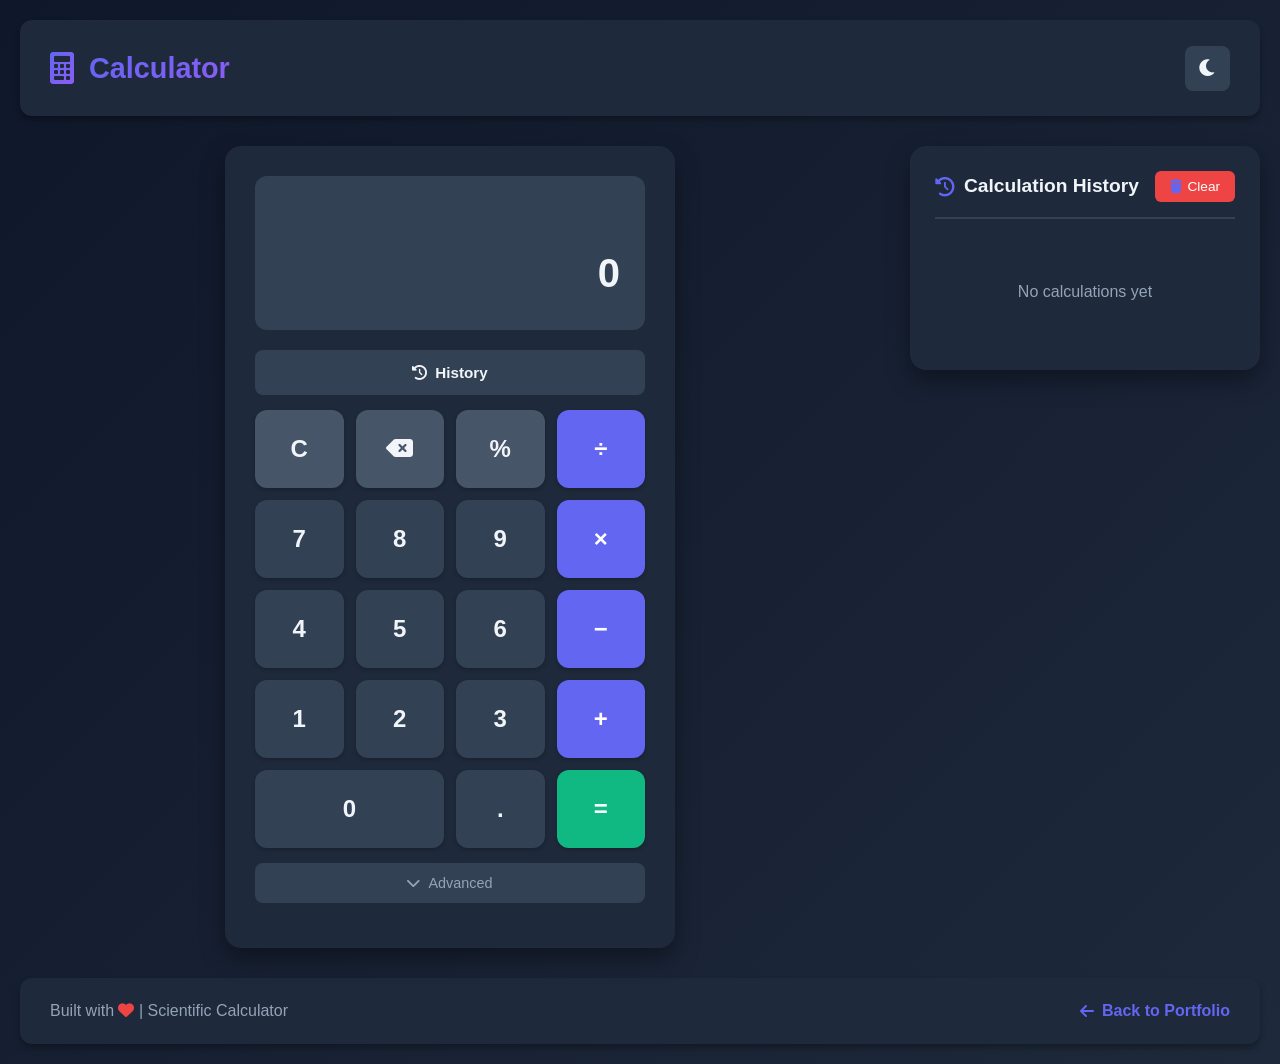
<file: calculator.html>
<!DOCTYPE html>
<html lang="en">
<head>
    <meta charset="UTF-8">
    <meta name="viewport" content="width=device-width, initial-scale=1.0">
    <title>Calculator - Live Demo</title>
    <link rel="stylesheet" href="https://cdnjs.cloudflare.com/ajax/libs/font-awesome/6.0.0/css/all.min.css">
    <link rel="stylesheet" href="calculator.css">
</head>
<body>
    <div class="container">
        <!-- Header -->
        <header class="app-header">
            <div class="header-content">
                <div class="logo">
                    <i class="fas fa-calculator"></i>
                    <h1>Calculator</h1>
                </div>
                <div class="header-actions">
                    <button id="themeToggle" class="theme-toggle" title="Toggle theme">
                        <i class="fas fa-moon"></i>
                    </button>
                </div>
            </div>
        </header>

        <!-- Calculator -->
        <main class="calculator-container">
            <div class="calculator">
                <!-- Display -->
                <div class="display-container">
                    <div class="display-previous" id="previousDisplay"></div>
                    <div class="display-current" id="currentDisplay">0</div>
                </div>

                <!-- History -->
                <div class="history-toggle">
                    <button id="historyBtn" class="history-btn">
                        <i class="fas fa-history"></i> History
                    </button>
                </div>

                <!-- Buttons -->
                <div class="buttons-grid">
                    <!-- Row 1 -->
                    <button class="btn btn-function" data-action="clear">C</button>
                    <button class="btn btn-function" data-action="delete">
                        <i class="fas fa-delete-left"></i>
                    </button>
                    <button class="btn btn-function" data-action="percent">%</button>
                    <button class="btn btn-operator" data-action="divide">÷</button>

                    <!-- Row 2 -->
                    <button class="btn btn-number" data-number="7">7</button>
                    <button class="btn btn-number" data-number="8">8</button>
                    <button class="btn btn-number" data-number="9">9</button>
                    <button class="btn btn-operator" data-action="multiply">×</button>

                    <!-- Row 3 -->
                    <button class="btn btn-number" data-number="4">4</button>
                    <button class="btn btn-number" data-number="5">5</button>
                    <button class="btn btn-number" data-number="6">6</button>
                    <button class="btn btn-operator" data-action="subtract">−</button>

                    <!-- Row 4 -->
                    <button class="btn btn-number" data-number="1">1</button>
                    <button class="btn btn-number" data-number="2">2</button>
                    <button class="btn btn-number" data-number="3">3</button>
                    <button class="btn btn-operator" data-action="add">+</button>

                    <!-- Row 5 -->
                    <button class="btn btn-number btn-zero" data-number="0">0</button>
                    <button class="btn btn-number" data-action="decimal">.</button>
                    <button class="btn btn-equals" data-action="equals">=</button>
                </div>

                <!-- Advanced Functions -->
                <div class="advanced-toggle">
                    <button id="advancedBtn" class="advanced-btn">
                        <i class="fas fa-chevron-down"></i> Advanced
                    </button>
                </div>

                <div class="advanced-functions" id="advancedFunctions">
                    <button class="btn btn-advanced" data-action="sqrt">√</button>
                    <button class="btn btn-advanced" data-action="square">x²</button>
                    <button class="btn btn-advanced" data-action="power">xʸ</button>
                    <button class="btn btn-advanced" data-action="factorial">x!</button>
                    <button class="btn btn-advanced" data-action="sin">sin</button>
                    <button class="btn btn-advanced" data-action="cos">cos</button>
                    <button class="btn btn-advanced" data-action="tan">tan</button>
                    <button class="btn btn-advanced" data-action="log">log</button>
                    <button class="btn btn-advanced" data-action="ln">ln</button>
                    <button class="btn btn-advanced" data-action="pi">π</button>
                    <button class="btn btn-advanced" data-action="e">e</button>
                    <button class="btn btn-advanced" data-action="inverse">1/x</button>
                </div>
            </div>

            <!-- History Panel -->
            <div class="history-panel" id="historyPanel">
                <div class="history-header">
                    <h3><i class="fas fa-history"></i> Calculation History</h3>
                    <button id="clearHistory" class="clear-history-btn">
                        <i class="fas fa-trash"></i> Clear
                    </button>
                </div>
                <div class="history-list" id="historyList">
                    <p class="history-empty">No calculations yet</p>
                </div>
            </div>
        </main>

        <!-- Footer -->
        <footer class="app-footer">
            <p>Built with <i class="fas fa-heart"></i> | Scientific Calculator</p>
            <a href="index.html" class="back-link">
                <i class="fas fa-arrow-left"></i> Back to Portfolio
            </a>
        </footer>
    </div>

    <script src="calculator.js"></script>
</body>
</html>
</file>
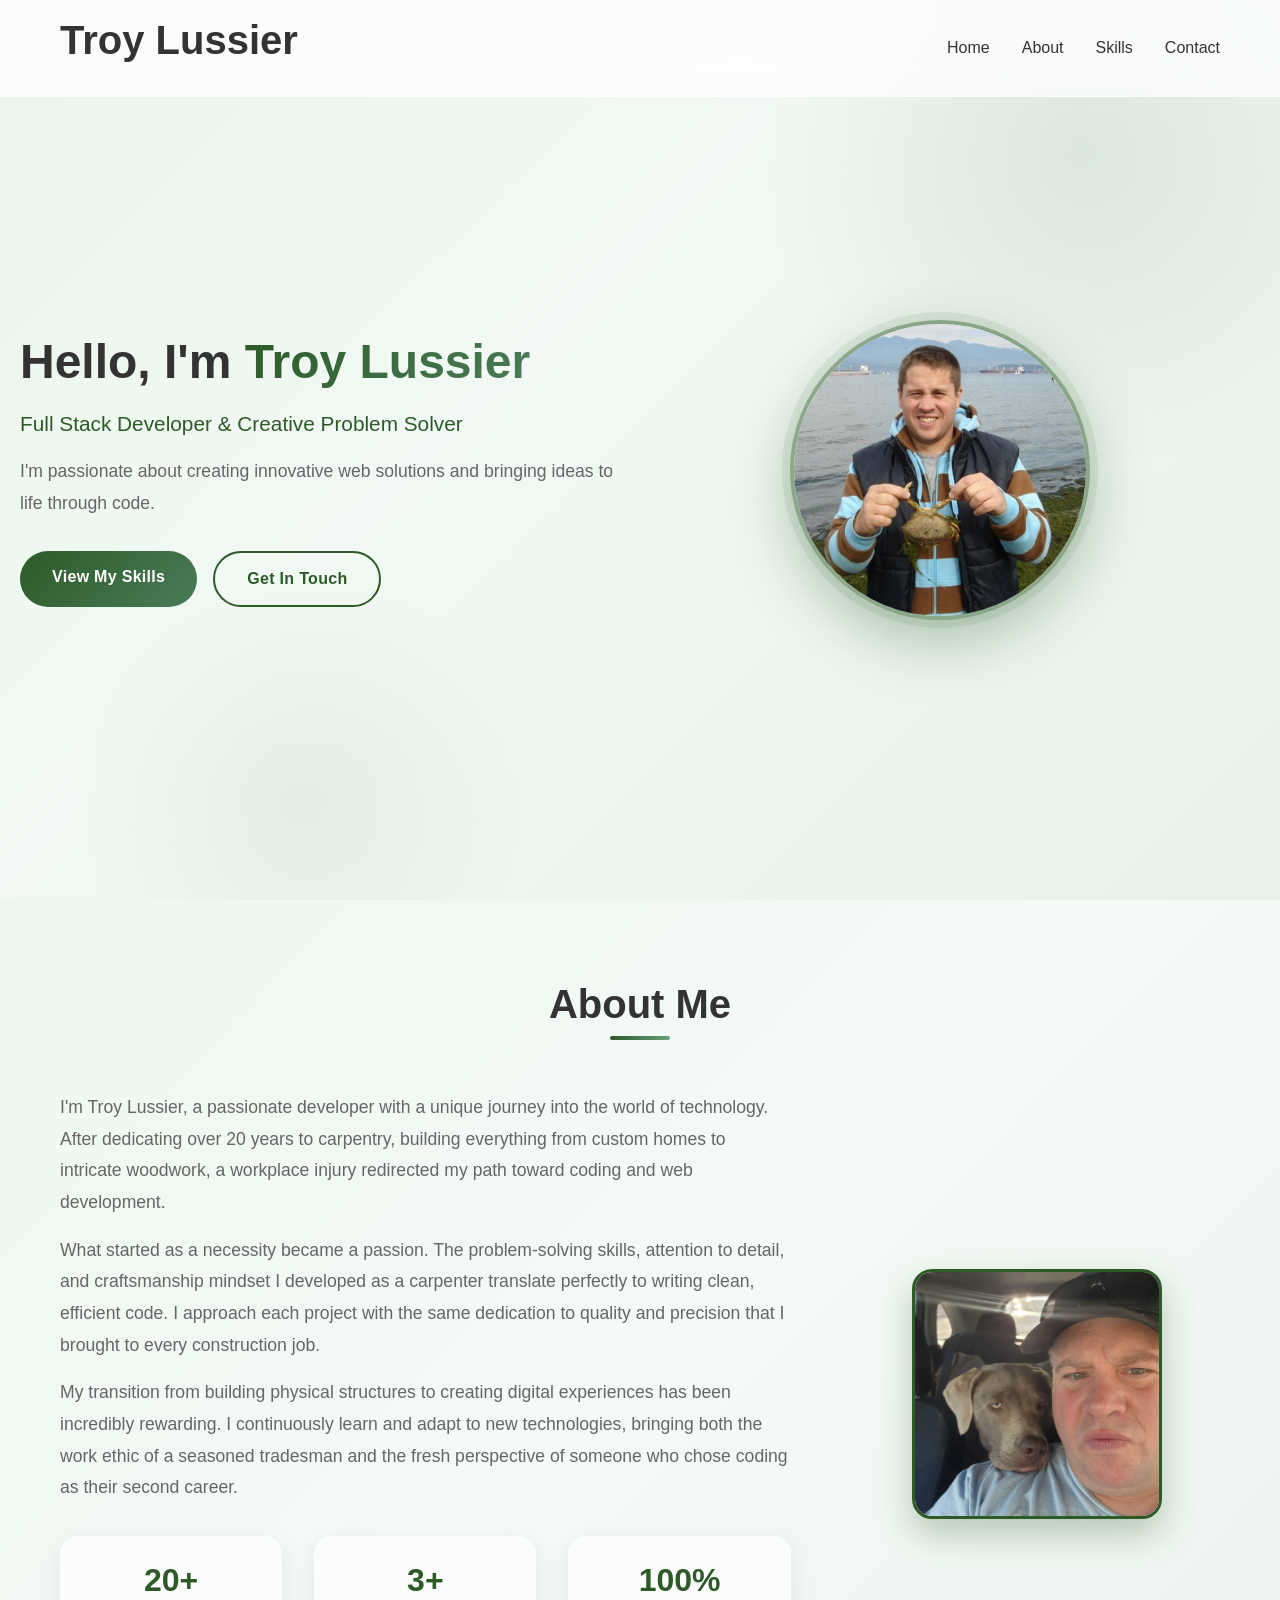
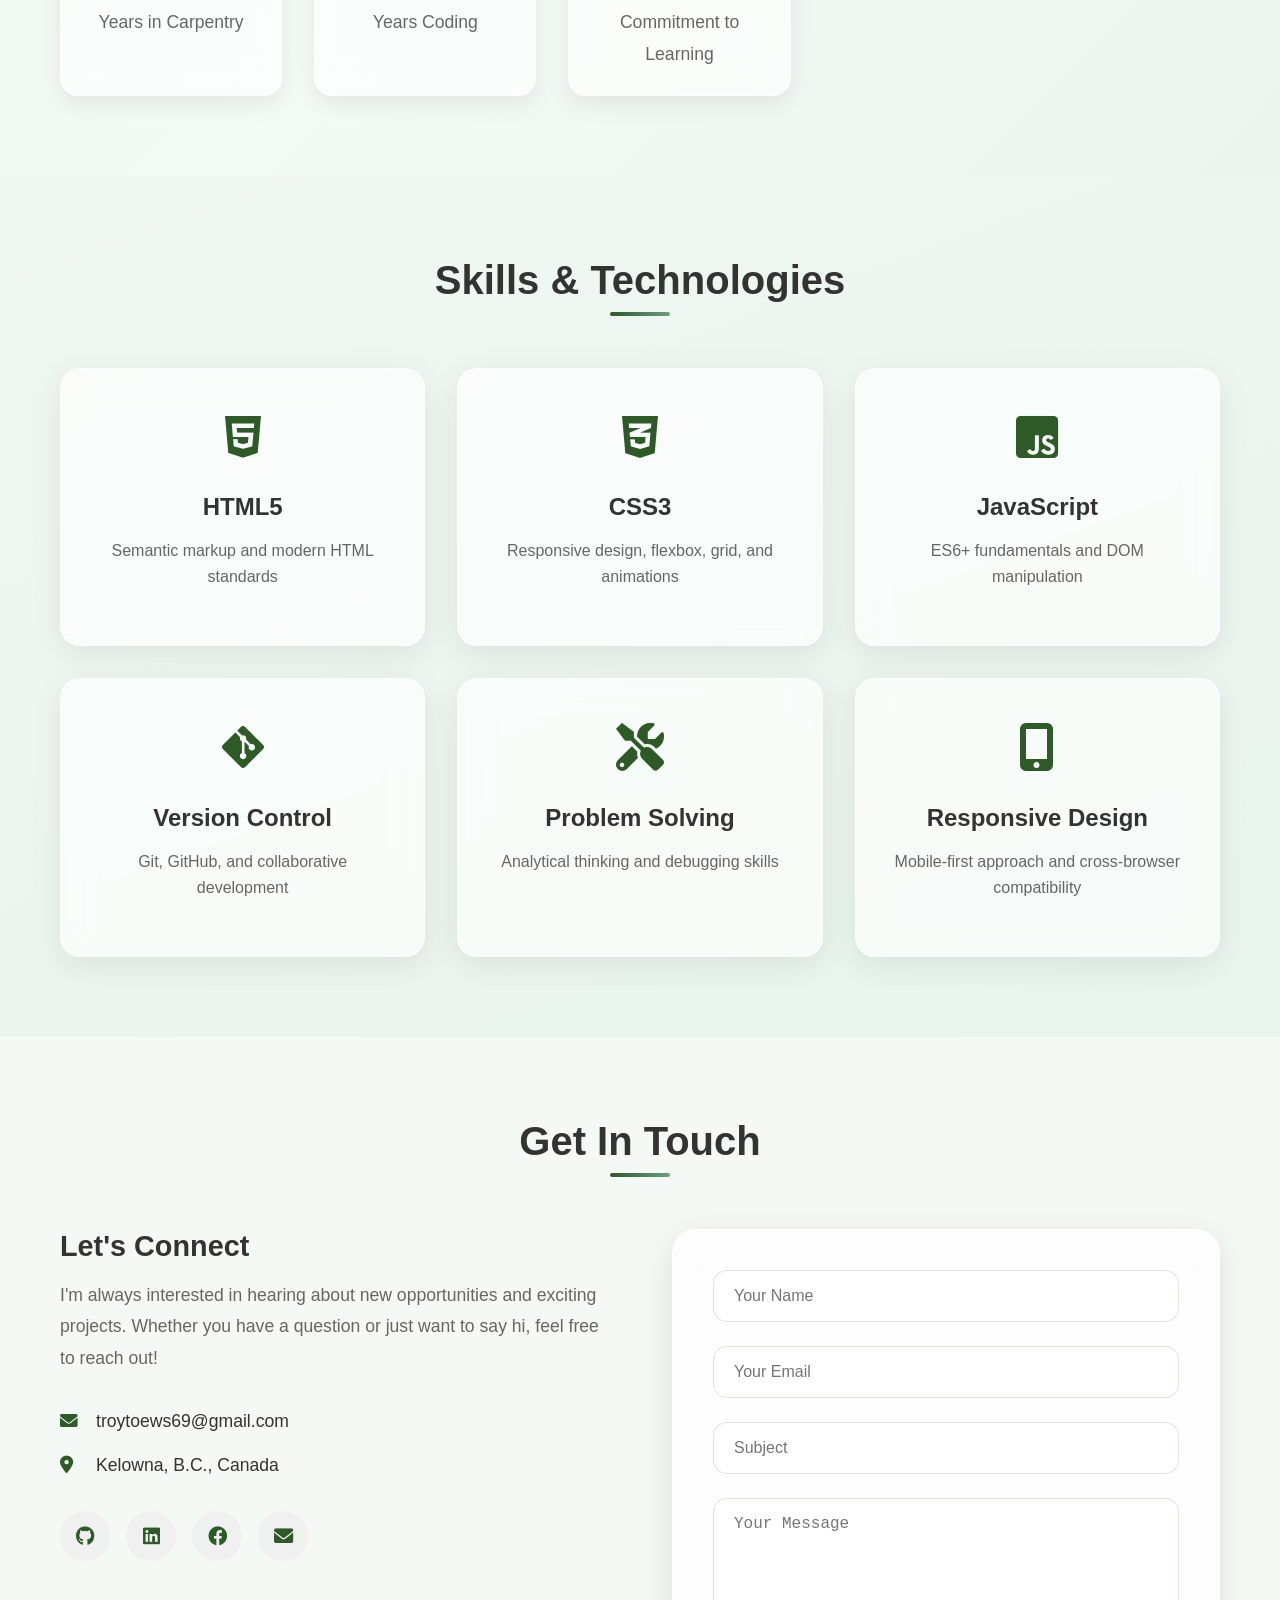
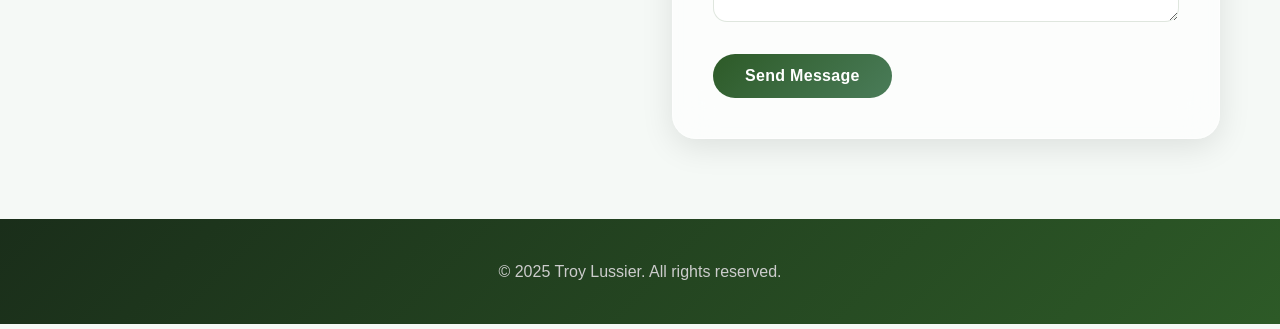
<file: my portfolio.html>
<!DOCTYPE html>
<html lang="en">
<head>
    <meta charset="UTF-8">
    <meta name="viewport" content="width=device-width, initial-scale=1.0">
    <title>Troy Lussier - Portfolio</title>
    <link rel="stylesheet" href="styles.css">
    <link href="https://cdnjs.cloudflare.com/ajax/libs/font-awesome/6.0.0/css/all.min.css" rel="stylesheet">
</head>
<body>
    <!-- this is where the Navigation Section is located -->
    <nav class="navbar">
        <div class="nav-container">
            <div class="nav-logo">
                <h2>Troy Lussier</h2>
            </div>
            <div class="nav-menu">
                <a href="#home" class="nav-link">Home</a>
                <a href="#about" class="nav-link">About</a>
                <a href="#skills" class="nav-link">Skills</a>
                <a href="#contact" class="nav-link">Contact</a>
            </div>
            <div class="hamburger">
                <span class="bar"></span>
                <span class="bar"></span>
                <span class="bar"></span>
            </div>
        </div>
    </nav>

    <!-- this is where the Hero Section is located -->
    <section id="home" class="hero">
        <div class="hero-content">
            <h1>Hello, I'm <span class="highlight">Troy Lussier</span></h1>
            <p class="hero-subtitle">Full Stack Developer & Creative Problem Solver</p>
            <p class="hero-description">
                I'm passionate about creating innovative web solutions and bringing ideas to life through code.
            </p>
            <div class="hero-buttons">
                <a href="#skills" class="btn btn-primary">View My Skills</a>
                <a href="#contact" class="btn btn-secondary">Get In Touch</a>
            </div>
        </div>
        <div class="hero-image">
            <div class="profile-photo">
                <img src="portfolio pic.jpg" alt="Troy Lussier - Developer" />
            </div>
        </div>
    </section>

    <!-- this is where the About Section is located -->
    <section id="about" class="about">
        <div class="container">
            <h2 class="section-title">About Me</h2>
            <div class="about-content">
                <div class="about-text">
                    <p>
                        I'm Troy Lussier, a passionate developer with a unique journey into the world of technology. 
                        After dedicating over 20 years to carpentry, building everything from custom homes to intricate 
                        woodwork, a workplace injury redirected my path toward coding and web development.
                    </p>
                    <p>
                        What started as a necessity became a passion. The problem-solving skills, attention to detail, 
                        and craftsmanship mindset I developed as a carpenter translate perfectly to writing clean, 
                        efficient code. I approach each project with the same dedication to quality and precision 
                        that I brought to every construction job.
                    </p>
                    <p>
                        My transition from building physical structures to creating digital experiences has been 
                        incredibly rewarding. I continuously learn and adapt to new technologies, bringing both 
                        the work ethic of a seasoned tradesman and the fresh perspective of someone who chose 
                        coding as their second career.
                    </p>
                    <div class="about-stats">
                        <div class="stat">
                            <h3>20+</h3>
                            <p>Years in Carpentry</p>
                        </div>
                        <div class="stat">
                            <h3>3+</h3>
                            <p>Years Coding</p>
                        </div>
                        <div class="stat">
                            <h3>100%</h3>
                            <p>Commitment to Learning</p>
                        </div>
                    </div>
                </div>
                <div class="about-image">
                    <div class="about-photo">
                        <img src="pic of me and floyd.jpg" alt="Troy Lussier with Floyd" />
                    </div>
                </div>
            </div>
        </div>
    </section>

    <!-- this is where the Skills Section is located -->
    <section id="skills" class="skills">
        <div class="container">
            <h2 class="section-title">Skills & Technologies</h2>
            <div class="skills-grid">
                <div class="skill-card">
                    <div class="skill-icon">
                        <i class="fab fa-html5"></i>
                    </div>
                    <h3>HTML5</h3>
                    <p>Semantic markup and modern HTML standards</p>
                </div>
                <div class="skill-card">
                    <div class="skill-icon">
                        <i class="fab fa-css3-alt"></i>
                    </div>
                    <h3>CSS3</h3>
                    <p>Responsive design, flexbox, grid, and animations</p>
                </div>
                <div class="skill-card">
                    <div class="skill-icon">
                        <i class="fab fa-js-square"></i>
                    </div>
                    <h3>JavaScript</h3>
                    <p>ES6+ fundamentals and DOM manipulation</p>
                </div>
                <div class="skill-card">
                    <div class="skill-icon">
                        <i class="fab fa-git-alt"></i>
                    </div>
                    <h3>Version Control</h3>
                    <p>Git, GitHub, and collaborative development</p>
                </div>
                <div class="skill-card">
                    <div class="skill-icon">
                        <i class="fas fa-tools"></i>
                    </div>
                    <h3>Problem Solving</h3>
                    <p>Analytical thinking and debugging skills</p>
                </div>
                <div class="skill-card">
                    <div class="skill-icon">
                        <i class="fas fa-mobile-alt"></i>
                    </div>
                    <h3>Responsive Design</h3>
                    <p>Mobile-first approach and cross-browser compatibility</p>
                </div>
            </div>
        </div>
    </section>

    <!-- this is where the Contact Section is located -->
    <section id="contact" class="contact">
        <div class="container">
            <h2 class="section-title">Get In Touch</h2>
            <div class="contact-content">
                <div class="contact-info">
                    <h3>Let's Connect</h3>
                    <p>
                        I'm always interested in hearing about new opportunities and exciting projects. 
                        Whether you have a question or just want to say hi, feel free to reach out!
                    </p>
                    <div class="contact-details">
                        <div class="contact-item">
                            <i class="fas fa-envelope"></i>
                            <span>troytoews69@gmail.com</span>
                        </div>
                        <div class="contact-item">
                            <i class="fas fa-map-marker-alt"></i>
                            <span>Kelowna, B.C., Canada</span>
                        </div>
                    </div>
                    <div class="social-links">
                        <a href="https://github.com/troytoews69-code" target="_blank" class="social-link" title="GitHub">
                            <i class="fab fa-github"></i>
                        </a>
                        <a href="https://www.linkedin.com/in/troy-lussier-3a4bb069" target="_blank" class="social-link" title="LinkedIn">
                            <i class="fab fa-linkedin"></i>
                        </a>
                        <a href="https://www.facebook.com/troytoews69" target="_blank" class="social-link" title="Facebook">
                            <i class="fab fa-facebook"></i>
                        </a>
                        <a href="mailto:troytoews69@gmail.com" class="social-link" title="Email">
                            <i class="fas fa-envelope"></i>
                        </a>
                    </div>
                </div>
                <div class="contact-form">
                    <form>
                        <div class="form-group">
                            <input type="text" id="name" name="name" placeholder="Your Name" required>
                        </div>
                        <div class="form-group">
                            <input type="email" id="email" name="email" placeholder="Your Email" required>
                        </div>
                        <div class="form-group">
                            <input type="text" id="subject" name="subject" placeholder="Subject" required>
                        </div>
                        <div class="form-group">
                            <textarea id="message" name="message" placeholder="Your Message" rows="5" required></textarea>
                        </div>
                        <button type="submit" class="btn btn-primary">Send Message</button>
                    </form>
                </div>
            </div>
        </div>
    </section>

    <!-- this is where the Footer Section is located -->
    <footer class="footer">
        <div class="container">
            <p>&copy; 2025 Troy Lussier. All rights reserved.</p>
        </div>
    </footer>

    <script>
        // this is where the Mobile navigation toggle is located
        const hamburger = document.querySelector('.hamburger');
        const navMenu = document.querySelector('.nav-menu');

        hamburger.addEventListener('click', () => {
            hamburger.classList.toggle('active');
            navMenu.classList.toggle('active');
        });

        // this is where the Close mobile menu when clicking on a link is located
        document.querySelectorAll('.nav-link').forEach(n => n.addEventListener('click', () => {
            hamburger.classList.remove('active');
            navMenu.classList.remove('active');
        }));

        // this is where the Smooth scrolling for navigation links is located
        document.querySelectorAll('a[href^="#"]').forEach(anchor => {
            anchor.addEventListener('click', function (e) {
                e.preventDefault();
                const target = document.querySelector(this.getAttribute('href'));
                if (target) {
                    target.scrollIntoView({
                        behavior: 'smooth',
                        block: 'start'
                    });
                }
            });
        });

        // this is where the Add scroll effect to navbar is located
        window.addEventListener('scroll', () => {
            const navbar = document.querySelector('.navbar');
            if (window.scrollY > 100) {
                navbar.classList.add('scrolled');
            } else {
                navbar.classList.remove('scrolled');
            }
        });
    </script>
</body>
</html>
</file>
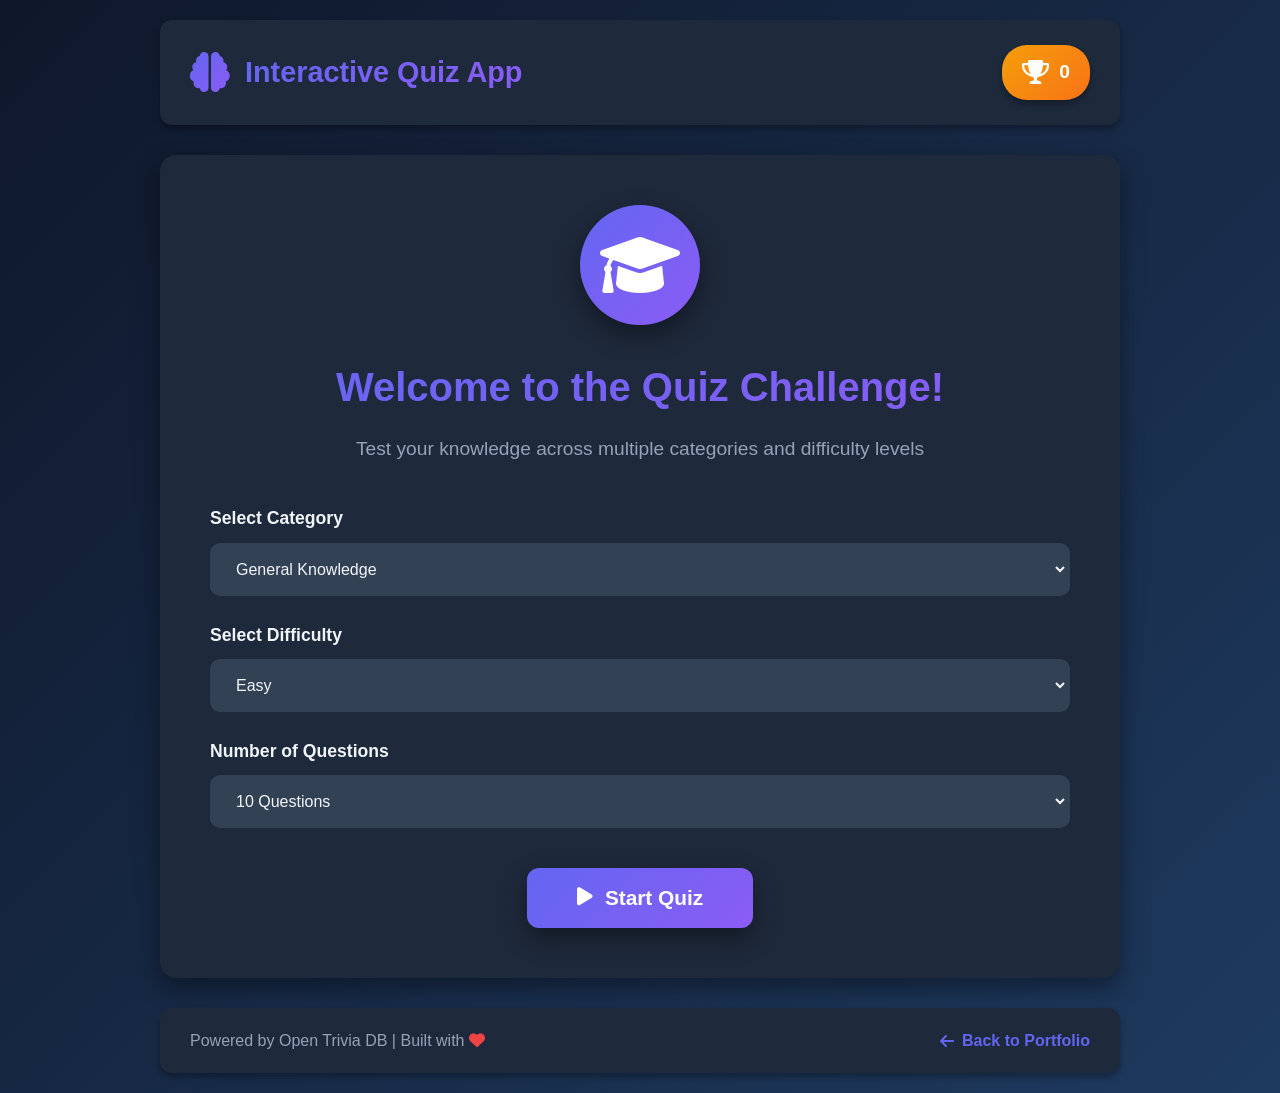
<file: quiz-app.html>
<!DOCTYPE html>
<html lang="en">
<head>
    <meta charset="UTF-8">
    <meta name="viewport" content="width=device-width, initial-scale=1.0">
    <title>Interactive Quiz App - Live Demo</title>
    <link rel="stylesheet" href="https://cdnjs.cloudflare.com/ajax/libs/font-awesome/6.0.0/css/all.min.css">
    <link rel="stylesheet" href="quiz-app.css">
</head>
<body>
    <div class="container">
        <!-- Header -->
        <header class="app-header">
            <div class="header-content">
                <div class="logo">
                    <i class="fas fa-brain"></i>
                    <h1>Interactive Quiz App</h1>
                </div>
                <div class="header-stats">
                    <div class="stat-badge">
                        <i class="fas fa-trophy"></i>
                        <span id="highScore">0</span>
                    </div>
                </div>
            </div>
        </header>

        <!-- Main Content -->
        <main class="main-content">
            <!-- Home Screen -->
            <div id="homeScreen" class="screen active">
                <div class="welcome-card">
                    <div class="welcome-icon">
                        <i class="fas fa-graduation-cap"></i>
                    </div>
                    <h2>Welcome to the Quiz Challenge!</h2>
                    <p>Test your knowledge across multiple categories and difficulty levels</p>
                    
                    <div class="quiz-options">
                        <div class="option-group">
                            <label for="category">Select Category</label>
                            <select id="category" class="select-input">
                                <option value="9">General Knowledge</option>
                                <option value="21">Sports</option>
                                <option value="23">History</option>
                                <option value="22">Geography</option>
                                <option value="18">Computers</option>
                                <option value="17">Science</option>
                                <option value="11">Movies</option>
                                <option value="12">Music</option>
                            </select>
                        </div>
                        
                        <div class="option-group">
                            <label for="difficulty">Select Difficulty</label>
                            <select id="difficulty" class="select-input">
                                <option value="easy">Easy</option>
                                <option value="medium">Medium</option>
                                <option value="hard">Hard</option>
                            </select>
                        </div>
                        
                        <div class="option-group">
                            <label for="numQuestions">Number of Questions</label>
                            <select id="numQuestions" class="select-input">
                                <option value="5">5 Questions</option>
                                <option value="10" selected>10 Questions</option>
                                <option value="15">15 Questions</option>
                            </select>
                        </div>
                    </div>
                    
                    <button id="startQuiz" class="start-btn">
                        <i class="fas fa-play"></i> Start Quiz
                    </button>
                </div>
            </div>

            <!-- Quiz Screen -->
            <div id="quizScreen" class="screen">
                <div class="quiz-container">
                    <div class="quiz-header">
                        <div class="progress-info">
                            <span class="question-counter">
                                Question <span id="currentQuestion">1</span> of <span id="totalQuestions">10</span>
                            </span>
                            <span class="score-display">
                                Score: <span id="currentScore">0</span>
                            </span>
                        </div>
                        <div class="progress-bar">
                            <div class="progress-fill" id="progressBar"></div>
                        </div>
                        <div class="timer-container">
                            <i class="fas fa-clock"></i>
                            <span id="timer">30</span>s
                        </div>
                    </div>

                    <div class="question-card">
                        <div class="difficulty-badge" id="difficultyBadge">Medium</div>
                        <h3 id="questionText">Loading question...</h3>
                        
                        <div class="answers-container" id="answersContainer">
                            <!-- Answers will be inserted here -->
                        </div>
                    </div>

                    <div class="quiz-actions">
                        <button id="quitQuiz" class="action-btn quit-btn">
                            <i class="fas fa-times"></i> Quit
                        </button>
                    </div>
                </div>
            </div>

            <!-- Results Screen -->
            <div id="resultsScreen" class="screen">
                <div class="results-card">
                    <div class="results-icon" id="resultsIcon">
                        <i class="fas fa-trophy"></i>
                    </div>
                    <h2 id="resultsTitle">Quiz Complete!</h2>
                    <p id="resultsMessage">Great job on completing the quiz!</p>
                    
                    <div class="results-stats">
                        <div class="stat-card">
                            <i class="fas fa-check-circle"></i>
                            <div class="stat-info">
                                <span class="stat-label">Correct Answers</span>
                                <span class="stat-value" id="correctAnswers">0</span>
                            </div>
                        </div>
                        <div class="stat-card">
                            <i class="fas fa-times-circle"></i>
                            <div class="stat-info">
                                <span class="stat-label">Wrong Answers</span>
                                <span class="stat-value" id="wrongAnswers">0</span>
                            </div>
                        </div>
                        <div class="stat-card">
                            <i class="fas fa-star"></i>
                            <div class="stat-info">
                                <span class="stat-label">Final Score</span>
                                <span class="stat-value" id="finalScore">0</span>
                            </div>
                        </div>
                        <div class="stat-card">
                            <i class="fas fa-percent"></i>
                            <div class="stat-info">
                                <span class="stat-label">Accuracy</span>
                                <span class="stat-value" id="accuracy">0%</span>
                            </div>
                        </div>
                    </div>

                    <div class="results-actions">
                        <button id="playAgain" class="action-btn play-again-btn">
                            <i class="fas fa-rotate"></i> Play Again
                        </button>
                        <button id="goHome" class="action-btn home-btn">
                            <i class="fas fa-home"></i> Home
                        </button>
                    </div>
                </div>
            </div>

            <!-- Loading Screen -->
            <div id="loadingScreen" class="screen">
                <div class="loading-container">
                    <div class="spinner"></div>
                    <p>Loading quiz questions...</p>
                </div>
            </div>
        </main>

        <!-- Footer -->
        <footer class="app-footer">
            <p>Powered by Open Trivia DB | Built with <i class="fas fa-heart"></i></p>
            <a href="index.html" class="back-link">
                <i class="fas fa-arrow-left"></i> Back to Portfolio
            </a>
        </footer>
    </div>

    <script src="quiz-app.js"></script>
</body>
</html>
</file>
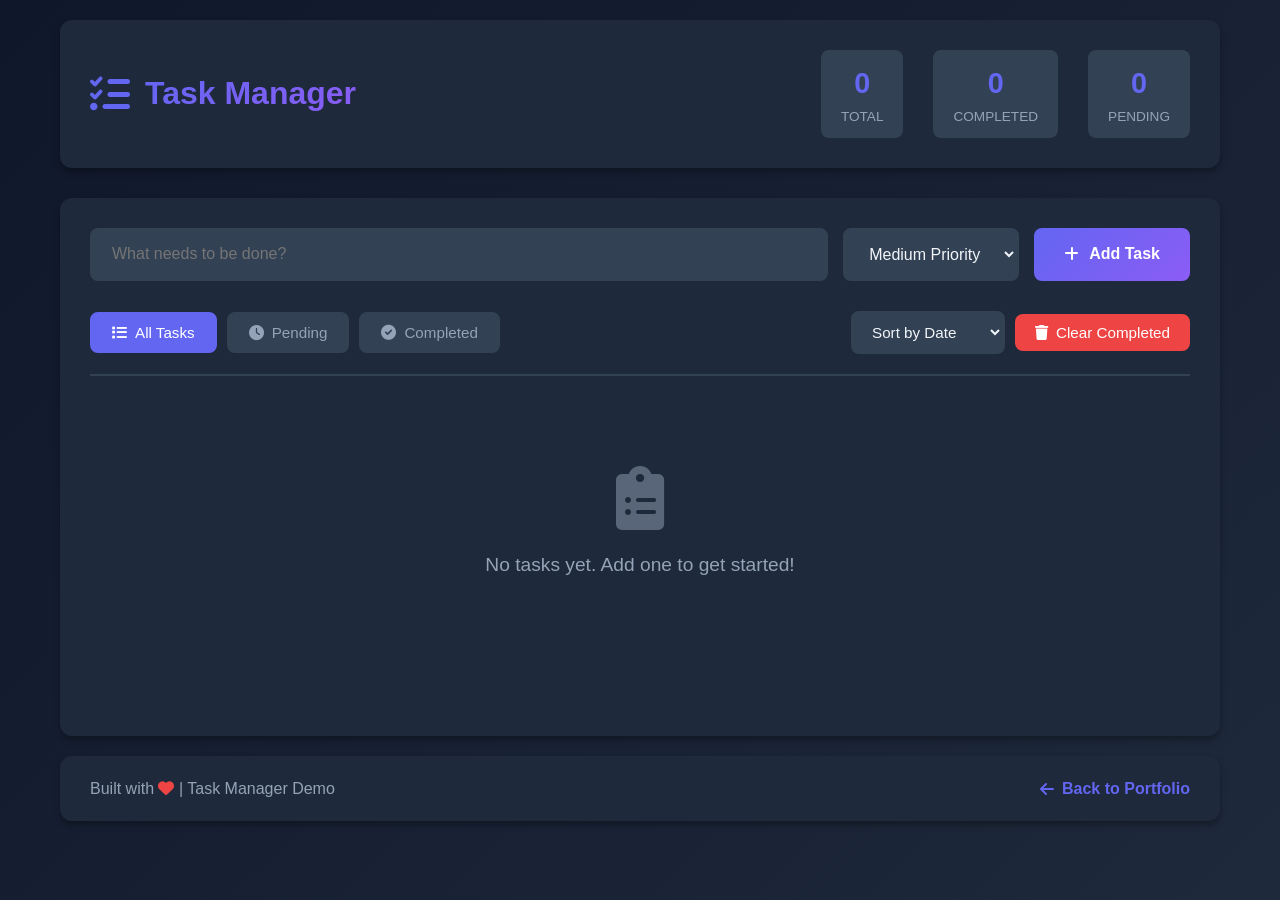
<file: task-manager.html>
<!DOCTYPE html>
<html lang="en">
<head>
    <meta charset="UTF-8">
    <meta name="viewport" content="width=device-width, initial-scale=1.0">
    <title>Task Manager - Live Demo</title>
    <link rel="stylesheet" href="https://cdnjs.cloudflare.com/ajax/libs/font-awesome/6.0.0/css/all.min.css">
    <link rel="stylesheet" href="task-manager.css">
</head>
<body>
    <div class="container">
        <!-- Header -->
        <header class="app-header">
            <div class="header-content">
                <div class="logo">
                    <i class="fas fa-tasks"></i>
                    <h1>Task Manager</h1>
                </div>
                <div class="header-stats">
                    <div class="stat-item">
                        <span class="stat-value" id="totalTasks">0</span>
                        <span class="stat-label">Total</span>
                    </div>
                    <div class="stat-item">
                        <span class="stat-value" id="completedTasks">0</span>
                        <span class="stat-label">Completed</span>
                    </div>
                    <div class="stat-item">
                        <span class="stat-value" id="pendingTasks">0</span>
                        <span class="stat-label">Pending</span>
                    </div>
                </div>
            </div>
        </header>

        <!-- Main Content -->
        <main class="main-content">
            <!-- Task Input Section -->
            <section class="task-input-section">
                <div class="input-container">
                    <input 
                        type="text" 
                        id="taskInput" 
                        placeholder="What needs to be done?" 
                        class="task-input"
                    >
                    <select id="taskPriority" class="priority-select">
                        <option value="low">Low Priority</option>
                        <option value="medium" selected>Medium Priority</option>
                        <option value="high">High Priority</option>
                    </select>
                    <button id="addTaskBtn" class="add-btn">
                        <i class="fas fa-plus"></i> Add Task
                    </button>
                </div>
            </section>

            <!-- Filter Section -->
            <section class="filter-section">
                <div class="filter-buttons">
                    <button class="filter-btn active" data-filter="all">
                        <i class="fas fa-list"></i> All Tasks
                    </button>
                    <button class="filter-btn" data-filter="pending">
                        <i class="fas fa-clock"></i> Pending
                    </button>
                    <button class="filter-btn" data-filter="completed">
                        <i class="fas fa-check-circle"></i> Completed
                    </button>
                </div>
                <div class="sort-controls">
                    <select id="sortBy" class="sort-select">
                        <option value="date">Sort by Date</option>
                        <option value="priority">Sort by Priority</option>
                        <option value="name">Sort by Name</option>
                    </select>
                    <button id="clearCompleted" class="clear-btn">
                        <i class="fas fa-trash"></i> Clear Completed
                    </button>
                </div>
            </section>

            <!-- Tasks List -->
            <section class="tasks-section">
                <div id="tasksList" class="tasks-list">
                    <!-- Tasks will be dynamically added here -->
                </div>
                <div id="emptyState" class="empty-state">
                    <i class="fas fa-clipboard-list"></i>
                    <p>No tasks yet. Add one to get started!</p>
                </div>
            </section>
        </main>

        <!-- Footer -->
        <footer class="app-footer">
            <p>Built with <i class="fas fa-heart"></i> | Task Manager Demo</p>
            <a href="index.html" class="back-link">
                <i class="fas fa-arrow-left"></i> Back to Portfolio
            </a>
        </footer>
    </div>

    <!-- Task Edit Modal -->
    <div id="editModal" class="modal">
        <div class="modal-content">
            <div class="modal-header">
                <h2>Edit Task</h2>
                <button class="close-modal" id="closeModal">
                    <i class="fas fa-times"></i>
                </button>
            </div>
            <div class="modal-body">
                <input type="text" id="editTaskInput" class="task-input" placeholder="Task description">
                <select id="editTaskPriority" class="priority-select">
                    <option value="low">Low Priority</option>
                    <option value="medium">Medium Priority</option>
                    <option value="high">High Priority</option>
                </select>
            </div>
            <div class="modal-footer">
                <button id="cancelEdit" class="cancel-btn">Cancel</button>
                <button id="saveEdit" class="save-btn">Save Changes</button>
            </div>
        </div>
    </div>

    <script src="task-manager.js"></script>
</body>
</html>
</file>
<file: calculator.css>
/* =================================================
   THIS IS WHERE GLOBAL STYLES & RESET ARE LOCATED
   ================================================= */

* {
    margin: 0;
    padding: 0;
    box-sizing: border-box;
}

:root {
    --primary-color: #6366f1;
    --primary-dark: #4f46e5;
    --secondary-color: #8b5cf6;
    --success-color: #10b981;
    --danger-color: #ef4444;
    --warning-color: #f59e0b;
    --bg-primary: #0f172a;
    --bg-secondary: #1e293b;
    --bg-tertiary: #334155;
    --text-primary: #f1f5f9;
    --text-secondary: #94a3b8;
    --border-color: #334155;
    --shadow: 0 4px 6px rgba(0, 0, 0, 0.3);
    --shadow-lg: 0 10px 25px rgba(0, 0, 0, 0.4);
    --btn-number: #334155;
    --btn-operator: #6366f1;
    --btn-equals: #10b981;
    --btn-function: #475569;
}

body {
    font-family: 'Segoe UI', Tahoma, Geneva, Verdana, sans-serif;
    background: linear-gradient(135deg, #0f172a 0%, #1e293b 100%);
    color: var(--text-primary);
    min-height: 100vh;
    line-height: 1.6;
    transition: all 0.3s ease;
}

body.light-theme {
    --bg-primary: #f8fafc;
    --bg-secondary: #ffffff;
    --bg-tertiary: #e2e8f0;
    --text-primary: #1e293b;
    --text-secondary: #64748b;
    --border-color: #cbd5e1;
    --btn-number: #e2e8f0;
    --btn-operator: #6366f1;
    --btn-equals: #10b981;
    --btn-function: #cbd5e1;
    background: linear-gradient(135deg, #f8fafc 0%, #e2e8f0 100%);
}

.container {
    max-width: 1400px;
    margin: 0 auto;
    padding: 20px;
}

/* ==============================================
   THIS IS THE HEADER AREA
   ============================================== */

.app-header {
    background: var(--bg-secondary);
    border-radius: 12px;
    padding: 25px 30px;
    margin-bottom: 30px;
    box-shadow: var(--shadow);
}

.header-content {
    display: flex;
    justify-content: space-between;
    align-items: center;
}

.logo {
    display: flex;
    align-items: center;
    gap: 15px;
}

.logo i {
    font-size: 2rem;
    background: linear-gradient(135deg, var(--primary-color), var(--secondary-color));
    -webkit-background-clip: text;
    -webkit-text-fill-color: transparent;
    background-clip: text;
}

.logo h1 {
    font-size: 1.8rem;
    font-weight: 700;
    background: linear-gradient(135deg, var(--primary-color), var(--secondary-color));
    -webkit-background-clip: text;
    -webkit-text-fill-color: transparent;
    background-clip: text;
}

.theme-toggle {
    width: 45px;
    height: 45px;
    border: 2px solid var(--border-color);
    background: var(--bg-tertiary);
    border-radius: 8px;
    color: var(--text-primary);
    cursor: pointer;
    transition: all 0.3s ease;
    display: flex;
    align-items: center;
    justify-content: center;
    font-size: 1.2rem;
}

.theme-toggle:hover {
    border-color: var(--primary-color);
    color: var(--primary-color);
    transform: rotate(15deg);
}

/* =================================================
   THIS IS WHERE THE CALCULATOR CONTAINER IS LOCATED
   ================================================= */

.calculator-container {
    display: grid;
    grid-template-columns: 1fr 350px;
    gap: 30px;
    align-items: start;
}

.calculator {
    background: var(--bg-secondary);
    border-radius: 16px;
    padding: 30px;
    box-shadow: var(--shadow-lg);
    max-width: 450px;
    margin: 0 auto;
    width: 100%;
}

/* =================================================
   THIS IS WHERE THE DISPLAY IS LOCATED
   ================================================= */

.display-container {
    background: var(--bg-tertiary);
    border-radius: 12px;
    padding: 25px;
    margin-bottom: 20px;
    min-height: 120px;
    display: flex;
    flex-direction: column;
    justify-content: flex-end;
    text-align: right;
    word-wrap: break-word;
    word-break: break-all;
}

.display-previous {
    color: var(--text-secondary);
    font-size: 1.2rem;
    min-height: 30px;
    margin-bottom: 10px;
}

.display-current {
    color: var(--text-primary);
    font-size: 2.5rem;
    font-weight: 600;
    min-height: 50px;
}

/* =================================================
   THIS IS WHERE THE BUTTONS ARE LOCATED
   ================================================= */

.history-toggle {
    margin-bottom: 15px;
}

.history-btn {
    width: 100%;
    padding: 12px;
    background: var(--bg-tertiary);
    border: 2px solid var(--border-color);
    border-radius: 8px;
    color: var(--text-primary);
    font-size: 0.95rem;
    font-weight: 600;
    cursor: pointer;
    transition: all 0.3s ease;
    display: flex;
    align-items: center;
    justify-content: center;
    gap: 8px;
}

.history-btn:hover {
    border-color: var(--primary-color);
    color: var(--primary-color);
}

.buttons-grid {
    display: grid;
    grid-template-columns: repeat(4, 1fr);
    gap: 12px;
    margin-bottom: 15px;
}

.btn {
    padding: 25px;
    border: none;
    border-radius: 12px;
    font-size: 1.5rem;
    font-weight: 600;
    cursor: pointer;
    transition: all 0.2s ease;
    box-shadow: 0 2px 4px rgba(0, 0, 0, 0.2);
}

.btn:hover {
    transform: translateY(-2px);
    box-shadow: 0 4px 8px rgba(0, 0, 0, 0.3);
}

.btn:active {
    transform: translateY(0);
}

.btn-number {
    background: var(--btn-number);
    color: var(--text-primary);
}

.btn-operator {
    background: var(--btn-operator);
    color: white;
}

.btn-equals {
    background: var(--btn-equals);
    color: white;
}

.btn-function {
    background: var(--btn-function);
    color: var(--text-primary);
}

.btn-zero {
    grid-column: span 2;
}

/* =================================================
   THIS IS WHERE THE ADVANCED FUNCTIONS ARE LOCATED
   ================================================= */

.advanced-toggle {
    margin-bottom: 15px;
}

.advanced-btn {
    width: 100%;
    padding: 10px;
    background: var(--bg-tertiary);
    border: 2px solid var(--border-color);
    border-radius: 8px;
    color: var(--text-secondary);
    font-size: 0.9rem;
    cursor: pointer;
    transition: all 0.3s ease;
    display: flex;
    align-items: center;
    justify-content: center;
    gap: 8px;
}

.advanced-btn:hover {
    border-color: var(--primary-color);
    color: var(--text-primary);
}

.advanced-btn.active i {
    transform: rotate(180deg);
}

.advanced-functions {
    display: none;
    grid-template-columns: repeat(4, 1fr);
    gap: 10px;
    margin-top: 10px;
    padding: 15px;
    background: var(--bg-tertiary);
    border-radius: 12px;
}

.advanced-functions.show {
    display: grid;
}

.btn-advanced {
    padding: 15px 10px;
    background: var(--secondary-color);
    color: white;
    font-size: 1rem;
}

/* =================================================
   THIS IS WHERE THE HISTORY PANEL IS LOCATED
   ================================================= */

.history-panel {
    background: var(--bg-secondary);
    border-radius: 16px;
    padding: 25px;
    box-shadow: var(--shadow-lg);
    max-height: 600px;
    display: flex;
    flex-direction: column;
}

.history-header {
    display: flex;
    justify-content: space-between;
    align-items: center;
    margin-bottom: 20px;
    padding-bottom: 15px;
    border-bottom: 2px solid var(--border-color);
}

.history-header h3 {
    color: var(--text-primary);
    font-size: 1.2rem;
    display: flex;
    align-items: center;
    gap: 10px;
}

.history-header i {
    color: var(--primary-color);
}

.clear-history-btn {
    padding: 8px 15px;
    background: var(--danger-color);
    border: none;
    border-radius: 6px;
    color: white;
    font-size: 0.85rem;
    cursor: pointer;
    transition: all 0.3s ease;
    display: flex;
    align-items: center;
    gap: 6px;
}

.clear-history-btn:hover {
    background: #dc2626;
}

.history-list {
    flex: 1;
    overflow-y: auto;
    display: flex;
    flex-direction: column;
    gap: 10px;
}

.history-list::-webkit-scrollbar {
    width: 8px;
}

.history-list::-webkit-scrollbar-track {
    background: var(--bg-tertiary);
    border-radius: 4px;
}

.history-list::-webkit-scrollbar-thumb {
    background: var(--primary-color);
    border-radius: 4px;
}

.history-empty {
    text-align: center;
    color: var(--text-secondary);
    padding: 40px 20px;
}

.history-item {
    background: var(--bg-tertiary);
    border: 2px solid var(--border-color);
    border-radius: 8px;
    padding: 15px;
    cursor: pointer;
    transition: all 0.3s ease;
    animation: slideIn 0.3s ease;
}

@keyframes slideIn {
    from {
        opacity: 0;
        transform: translateY(-10px);
    }
    to {
        opacity: 1;
        transform: translateY(0);
    }
}

.history-item:hover {
    border-color: var(--primary-color);
    transform: translateX(5px);
}

.history-expression {
    color: var(--text-secondary);
    font-size: 0.95rem;
    margin-bottom: 5px;
}

.history-result {
    color: var(--text-primary);
    font-size: 1.3rem;
    font-weight: 600;
}

/* =================================================
   THIS IS WHERE THE FOOTER IS LOCATED
   ================================================= */

.app-footer {
    background: var(--bg-secondary);
    border-radius: 12px;
    padding: 20px 30px;
    margin-top: 30px;
    text-align: center;
    box-shadow: var(--shadow);
    display: flex;
    justify-content: space-between;
    align-items: center;
    flex-wrap: wrap;
    gap: 15px;
}

.app-footer p {
    color: var(--text-secondary);
}

.app-footer i.fa-heart {
    color: var(--danger-color);
}

.back-link {
    color: var(--primary-color);
    text-decoration: none;
    font-weight: 600;
    transition: all 0.3s ease;
    display: flex;
    align-items: center;
    gap: 8px;
}

.back-link:hover {
    color: var(--secondary-color);
    transform: translateX(-5px);
}

/* =================================================
   THIS IS WHERE RESPONSIVE DESIGN IS LOCATED
   ================================================= */

@media (max-width: 1024px) {
    .calculator-container {
        grid-template-columns: 1fr;
    }

    .history-panel {
        max-height: 400px;
    }
}

@media (max-width: 768px) {
    .calculator {
        padding: 20px;
    }

    .display-current {
        font-size: 2rem;
    }

    .btn {
        padding: 20px;
        font-size: 1.3rem;
    }

    .advanced-functions {
        grid-template-columns: repeat(3, 1fr);
    }

    .app-footer {
        flex-direction: column;
        text-align: center;
    }
}

@media (max-width: 480px) {
    .buttons-grid {
        gap: 8px;
    }

    .btn {
        padding: 18px 10px;
        font-size: 1.2rem;
    }

    .advanced-functions {
        grid-template-columns: repeat(3, 1fr);
        gap: 8px;
    }

    .btn-advanced {
        padding: 12px 8px;
        font-size: 0.9rem;
    }
}
</file>
<file: styles.css>
/* CSS Custom Properties */
:root {
    --green-dark: #2d5a27;
    --green-mid: #4a7c59;
    --green-light: #6aa077;
    --green-glow: rgba(45, 90, 39, 0.15);
    --glass-bg: rgba(255, 255, 255, 0.65);
    --glass-border: rgba(255, 255, 255, 0.4);
    --glass-shadow: 0 8px 32px rgba(0, 0, 0, 0.1);
    --transition: all 0.4s cubic-bezier(0.4, 0, 0.2, 1);
}

/* This is the Reset and Base Styles section */
* {
    margin: 0;
    padding: 0;
    box-sizing: border-box;
}

html {
    scroll-behavior: smooth;
}

body {
    font-family: 'Poppins', 'Segoe UI', Tahoma, Geneva, Verdana, sans-serif;
    line-height: 1.6;
    color: #333;
    overflow-x: hidden;
    background: #f5f9f6;
}

.container {
    max-width: 1200px;
    margin: 0 auto;
    padding: 0 20px;
}

/* This is the typography */
h1, h2, h3, h4, h5, h6 {
    font-weight: 600;
    line-height: 1.2;
}

h1 {
    font-size: 3rem;
    margin-bottom: 1rem;
}

h2 {
    font-size: 2.5rem;
    margin-bottom: 1rem;
}

h3 {
    font-size: 1.5rem;
    margin-bottom: 0.5rem;
}

p {
    margin-bottom: 1rem;
    color: #666;
}

/* This is the buttons section */
.btn {
    display: inline-block;
    padding: 13px 32px;
    border: none;
    border-radius: 50px;
    text-decoration: none;
    font-weight: 600;
    text-align: center;
    transition: all 0.4s cubic-bezier(0.4, 0, 0.2, 1);
    cursor: pointer;
    font-size: 1rem;
    letter-spacing: 0.3px;
}

.btn-primary {
    background: linear-gradient(135deg, #2d5a27 0%, #4a7c59 100%);
    color: white;
}

.btn-primary:hover {
    transform: translateY(-2px);
    box-shadow: 0 10px 25px rgba(45, 90, 39, 0.3);
}

.btn-secondary {
    background: transparent;
    color: #2d5a27;
    border: 2px solid #2d5a27;
}

.btn-secondary:hover {
    background: #2d5a27;
    color: white;
    transform: translateY(-2px);
}

/* This is the navigation area */
.navbar {
    position: fixed;
    top: 0;
    left: 0;
    right: 0;
    background: rgba(255, 255, 255, 0.72);
    backdrop-filter: blur(24px);
    -webkit-backdrop-filter: blur(24px);
    border-bottom: 1px solid rgba(255, 255, 255, 0.5);
    z-index: 1000;
    padding: 1rem 0;
    transition: all 0.4s cubic-bezier(0.4, 0, 0.2, 1);
}

.navbar.scrolled {
    background: rgba(255, 255, 255, 0.88);
    backdrop-filter: blur(28px);
    -webkit-backdrop-filter: blur(28px);
    box-shadow: 0 4px 30px rgba(0, 0, 0, 0.08);
    border-bottom-color: rgba(255, 255, 255, 0.6);
}

.nav-container {
    max-width: 1200px;
    margin: 0 auto;
    padding: 0 20px;
    display: flex;
    justify-content: flex-start;
    align-items: center;
    gap: 2rem;
}

.nav-menu {
    display: flex;
    gap: 2rem;
    align-items: center;
    margin-left: auto;
}

.theme-toggle {
    background: none;
    border: 2px solid #2d5a27;
    color: #2d5a27;
    width: 40px;
    height: 40px;
    border-radius: 50%;
    cursor: pointer;
    display: flex;
    align-items: center;
    justify-content: center;
    transition: all 0.3s ease;
    margin: 0;
    position: relative;
    overflow: hidden;
    flex-shrink: 0;
}

.theme-toggle:hover {
    background: #2d5a27;
    color: white;
    transform: scale(1.1);
}

.theme-toggle:active {
    transform: scale(0.95);
}

.theme-toggle i {
    transition: all 0.3s ease;
}

.nav-link {
    text-decoration: none;
    color: #333;
    font-weight: 500;
    transition: color 0.3s ease;
    position: relative;
}

.nav-link:hover {
    color: #2d5a27;
}

.nav-link::after {
    content: '';
    position: absolute;
    bottom: -5px;
    left: 0;
    width: 0;
    height: 2px;
    background: #2d5a27;
    transition: width 0.3s ease;
}

.nav-link:hover::after {
    width: 100%;
}

.hamburger {
    display: none;
    flex-direction: column;
    cursor: pointer;
}

.bar {
    width: 25px;
    height: 3px;
    background: #333;
    margin: 3px 0;
    transition: 0.3s;
}

/* This is the hero section */
.hero {
    min-height: 100vh;
    display: flex;
    align-items: center;
    padding: 120px 20px 80px;
    background: linear-gradient(135deg, #eaf4ec 0%, #f2f9f4 40%, #e6f2ea 100%);
    position: relative;
    overflow: hidden;
}

.hero::before {
    content: '';
    position: absolute;
    width: 700px;
    height: 700px;
    background: radial-gradient(circle, rgba(45, 90, 39, 0.1) 0%, transparent 65%);
    top: -200px;
    right: -150px;
    border-radius: 50%;
    pointer-events: none;
    animation: float 8s ease-in-out infinite;
}

.hero::after {
    content: '';
    position: absolute;
    width: 500px;
    height: 500px;
    background: radial-gradient(circle, rgba(74, 124, 89, 0.08) 0%, transparent 65%);
    bottom: -150px;
    left: 50px;
    border-radius: 50%;
    pointer-events: none;
    animation: float 10s ease-in-out infinite reverse;
}

.hero-content {
    flex: 1;
    max-width: 600px;
    position: relative;
    z-index: 2;
}

.hero-subtitle {
    font-size: 1.3rem;
    color: #2d5a27;
    margin-bottom: 1rem;
    font-weight: 500;
}

.hero-description {
    font-size: 1.1rem;
    margin-bottom: 2rem;
    line-height: 1.8;
}

.highlight {
    background: linear-gradient(135deg, #2d5a27 0%, #4a7c59 100%);
    background-clip: text;
    -webkit-background-clip: text;
    -webkit-text-fill-color: transparent;
}

.hero-buttons {
    display: flex;
    gap: 1rem;
    flex-wrap: wrap;
}

.hero-image {
    flex: 1;
    display: flex;
    justify-content: center;
    align-items: center;
    position: relative;
    z-index: 2;
}

.profile-photo {
    width: 300px;
    height: 300px;
    border-radius: 50%;
    overflow: hidden;
    box-shadow: 0 20px 60px rgba(45, 90, 39, 0.35), 0 0 0 8px rgba(45, 90, 39, 0.08);
    border: 4px solid rgba(45, 90, 39, 0.5);
    animation: float 6s ease-in-out infinite;
}

.profile-photo img {
    width: 100%;
    height: 100%;
    object-fit: cover;
    object-position: center;
}

@keyframes float {
    0%, 100% { transform: translateY(0px); }
    50% { transform: translateY(-20px); }
}

/* This is the section for styles */
section {
    padding: 80px 0;
}

.section-title {
    text-align: center;
    margin-bottom: 4rem;
    position: relative;
}

.section-title::after {
    content: '';
    position: absolute;
    bottom: -12px;
    left: 50%;
    transform: translateX(-50%);
    width: 60px;
    height: 4px;
    background: linear-gradient(90deg, #2d5a27, #4a7c59, #6aa077);
    border-radius: 4px;
    transition: width 0.4s ease;
}

.section-title:hover::after {
    width: 140px;
}

/* This is where we style the about section */
.about {
    background: linear-gradient(135deg, #eef7f0 0%, #f4faf6 50%, #edf4ef 100%);
}

/* This is where we style the skills section */
.skills {
    background: linear-gradient(160deg, #f0f7f2 0%, #e8f4ec 100%);
}

.about-content {
    display: grid;
    grid-template-columns: 2fr 1fr;
    gap: 4rem;
    align-items: center;
}

.about-text {
    font-size: 1.1rem;
    line-height: 1.8;
}

.about-stats {
    display: grid;
    grid-template-columns: repeat(3, 1fr);
    gap: 2rem;
    margin-top: 2rem;
}

.stat {
    text-align: center;
    padding: 1.5rem;
    background: rgba(255, 255, 255, 0.65);
    backdrop-filter: blur(16px);
    -webkit-backdrop-filter: blur(16px);
    border-radius: 18px;
    box-shadow: 0 8px 24px rgba(0, 0, 0, 0.08);
    border: 1px solid rgba(255, 255, 255, 0.5);
    transition: all 0.4s cubic-bezier(0.4, 0, 0.2, 1);
}

.stat:hover {
    transform: translateY(-5px);
}

.stat h3 {
    font-size: 2rem;
    color: #2d5a27;
    margin-bottom: 0.5rem;
}

.stat p {
    color: #666;
    margin: 0;
    font-weight: 500;
}

.about-image {
    display: flex;
    justify-content: center;
}

.about-photo {
    width: 250px;
    height: 250px;
    border-radius: 20px;
    overflow: hidden;
    box-shadow: 0 15px 35px rgba(45, 90, 39, 0.3);
    border: 3px solid #2d5a27;
}

.about-photo img {
    width: 100%;
    height: 100%;
    object-fit: cover;
    object-position: center;
}

/* This is where we style the skills section */
.skills-grid {
    display: grid;
    grid-template-columns: repeat(auto-fit, minmax(300px, 1fr));
    gap: 2rem;
}

.skill-card {
    background: rgba(255, 255, 255, 0.65);
    backdrop-filter: blur(16px);
    -webkit-backdrop-filter: blur(16px);
    padding: 2rem;
    border-radius: 20px;
    text-align: center;
    box-shadow: 0 8px 32px rgba(0, 0, 0, 0.08);
    transition: all 0.4s cubic-bezier(0.4, 0, 0.2, 1);
    border: 1px solid rgba(255, 255, 255, 0.5);
    position: relative;
    transform: translateY(0);
}

.skill-card:hover {
    transform: translateY(-12px);
    box-shadow: 0 20px 50px rgba(45, 90, 39, 0.15);
    border-color: rgba(45, 90, 39, 0.2);
}

.skill-icon {
    font-size: 3rem;
    color: #2d5a27;
    margin-bottom: 1rem;
}

.skill-card h3 {
    color: #333;
    margin-bottom: 1rem;
}

.skill-card p {
    color: #666;
    line-height: 1.6;
    margin-bottom: 1.5rem;
}

.skill-progress {
    position: relative;
    background: #f0f0f0;
    height: 8px;
    border-radius: 4px;
    overflow: hidden;
    margin-top: 1rem;
}

.progress-fill {
    background: linear-gradient(135deg, #2d5a27 0%, #4a7c59 100%);
    height: 100%;
    width: 0%;
    border-radius: 4px;
    transition: width 2s ease-in-out;
}

.progress-text {
    position: absolute;
    top: -25px;
    right: 0;
    font-size: 0.8rem;
    font-weight: 600;
    color: #2d5a27;
}

/* This is where we style the projects section */
.projects {
    background: #f8f9fa;
}

.projects-grid {
    display: grid;
    grid-template-columns: repeat(auto-fit, minmax(350px, 1fr));
    gap: 2rem;
}

.project-card {
    background: rgba(255, 255, 255, 0.7);
    backdrop-filter: blur(16px);
    -webkit-backdrop-filter: blur(16px);
    border-radius: 20px;
    overflow: hidden;
    box-shadow: 0 8px 32px rgba(0, 0, 0, 0.08);
    transition: all 0.4s cubic-bezier(0.4, 0, 0.2, 1);
    border: 1px solid rgba(255, 255, 255, 0.5);
}

.project-card:hover {
    transform: translateY(-12px) scale(1.01);
    box-shadow: 0 24px 60px rgba(45, 90, 39, 0.15);
    border-color: rgba(45, 90, 39, 0.2);
}

/* Projects Section */
.projects {
    background: linear-gradient(160deg, #f5faf6 0%, #edf4ef 100%);
}

/* This is the github Activity Section */
.github-activity {
    background: #0a0f1e;
    padding: 80px 0;
}

.github-subtitle {
    text-align: center;
    font-size: 1.1rem;
    color: #8892b0;
    margin-bottom: 3rem;
}

.github-stats {
    display: grid;
    grid-template-columns: repeat(auto-fit, minmax(200px, 1fr));
    gap: 2rem;
    margin-bottom: 4rem;
}

.github-stat-card {
    background: #112240;
    padding: 2rem;
    border-radius: 12px;
    box-shadow: 0 5px 15px rgba(0, 0, 0, 0.3);
    display: flex;
    align-items: center;
    gap: 1.5rem;
    transition: all 0.3s ease;
    border: 1px solid #1d3557;
}

.github-stat-card:hover {
    transform: translateY(-5px);
    box-shadow: 0 10px 25px rgba(45, 90, 39, 0.3);
    border-color: #2d5a27;
}

.github-stat-card .stat-icon {
    font-size: 2.5rem;
    color: #2d5a27;
    flex-shrink: 0;
}

.github-stat-card .stat-info h3 {
    font-size: 2rem;
    color: #64ffda;
    margin: 0;
    font-weight: 700;
}

.github-stat-card .stat-info p {
    margin: 0;
    color: #8892b0;
    font-size: 0.9rem;
}

.github-content {
    display: grid;
    grid-template-columns: 1fr 1fr;
    gap: 2rem;
    margin-bottom: 3rem;
}

.github-repos,
.github-events {
    background: #112240;
    padding: 2rem;
    border-radius: 12px;
    box-shadow: 0 5px 15px rgba(0, 0, 0, 0.3);
    border: 1px solid #1d3557;
}

.github-repos h3,
.github-events h3 {
    color: #ccd6f6;
    margin-bottom: 1.5rem;
    display: flex;
    align-items: center;
    gap: 0.5rem;
}

.repos-list,
.activity-feed {
    max-height: 500px;
    overflow-y: auto;
    padding-right: 0.5rem;
}

.repos-list::-webkit-scrollbar,
.activity-feed::-webkit-scrollbar {
    width: 8px;
}

.repos-list::-webkit-scrollbar-track,
.activity-feed::-webkit-scrollbar-track {
    background: #0a192f;
    border-radius: 4px;
}

.repos-list::-webkit-scrollbar-thumb,
.activity-feed::-webkit-scrollbar-thumb {
    background: #2d5a27;
    border-radius: 4px;
}

.repos-list::-webkit-scrollbar-thumb:hover,
.activity-feed::-webkit-scrollbar-thumb:hover {
    background: #3d7a37;
}

.repo-item {
    padding: 1.5rem;
    border: 1px solid #1d3557;
    border-radius: 8px;
    margin-bottom: 1rem;
    transition: all 0.3s ease;
    background: #0a192f;
}

.repo-item:hover {
    border-color: #2d5a27;
    box-shadow: 0 4px 12px rgba(45, 90, 39, 0.2);
    transform: translateX(5px);
}

.repo-header {
    display: flex;
    align-items: center;
    gap: 0.5rem;
    margin-bottom: 0.5rem;
}

.repo-header i {
    color: #2d5a27;
}

.repo-name {
    font-weight: 600;
    color: #64ffda;
    font-size: 1.1rem;
    text-decoration: none;
}

.repo-name:hover {
    text-decoration: underline;
    color: #2d5a27;
}

.repo-description {
    color: #8892b0;
    font-size: 0.9rem;
    margin-bottom: 0.75rem;
}

.repo-meta {
    display: flex;
    gap: 1.5rem;
    font-size: 0.85rem;
    color: #8892b0;
}

.repo-meta span {
    display: flex;
    align-items: center;
    gap: 0.3rem;
}

.activity-item {
    padding: 1rem;
    border-left: 3px solid #2d5a27;
    background: #0a192f;
    border-radius: 4px;
    margin-bottom: 1rem;
    transition: all 0.3s ease;
}

.activity-item:hover {
    background: #112240;
    transform: translateX(5px);
}

.activity-type {
    font-weight: 600;
    color: #64ffda;
    margin-bottom: 0.3rem;
    display: flex;
    align-items: center;
    gap: 0.5rem;
}

.activity-type i {
    color: #2d5a27;
}

.activity-description {
    color: #8892b0;
    font-size: 0.9rem;
    margin-bottom: 0.3rem;
}

.activity-time {
    color: #4a5568;
    font-size: 0.8rem;
}

.loading-spinner {
    text-align: center;
    padding: 3rem;
    color: #8892b0;
}

.loading-spinner i {
    font-size: 2rem;
    margin-bottom: 1rem;
}

.github-link-section {
    text-align: center;
}

.repos-list::-webkit-scrollbar,
.activity-feed::-webkit-scrollbar {
    width: 6px;
}

.repos-list::-webkit-scrollbar-track,
.activity-feed::-webkit-scrollbar-track {
    background: #f1f1f1;
    border-radius: 4px;
}

.repos-list::-webkit-scrollbar-thumb,
.activity-feed::-webkit-scrollbar-thumb {
    background: #2d5a27;
    border-radius: 4px;
}

/* This is the projects section */
.projects {
    background: #fff;
}

.project-filters {
    display: flex;
    justify-content: center;
    gap: 1rem;
    margin-bottom: 3rem;
    flex-wrap: wrap;
}

.filter-btn {
    padding: 0.7rem 1.6rem;
    background: rgba(255, 255, 255, 0.7);
    backdrop-filter: blur(10px);
    -webkit-backdrop-filter: blur(10px);
    border: 1.5px solid rgba(45, 90, 39, 0.15);
    border-radius: 50px;
    color: #555;
    font-weight: 600;
    cursor: pointer;
    transition: all 0.3s cubic-bezier(0.4, 0, 0.2, 1);
    font-size: 0.9rem;
    font-family: 'Poppins', sans-serif;
}

.filter-btn:hover {
    border-color: #2d5a27;
    color: #2d5a27;
    transform: translateY(-2px);
    box-shadow: 0 4px 15px rgba(45, 90, 39, 0.15);
    background: rgba(255, 255, 255, 0.9);
}

.filter-btn.active {
    background: linear-gradient(135deg, #2d5a27 0%, #4a7c59 100%);
    color: white;
    border-color: transparent;
    box-shadow: 0 4px 15px rgba(45, 90, 39, 0.3);
}

.projects-grid {
    display: grid;
    grid-template-columns: repeat(auto-fit, minmax(350px, 1fr));
    gap: 2rem;
}

.project-card {
    background: rgba(255, 255, 255, 0.7);
    backdrop-filter: blur(16px);
    -webkit-backdrop-filter: blur(16px);
    border-radius: 20px;
    overflow: hidden;
    box-shadow: 0 8px 32px rgba(0, 0, 0, 0.08);
    transition: all 0.4s cubic-bezier(0.4, 0, 0.2, 1);
    border: 1px solid rgba(255, 255, 255, 0.5);
    opacity: 1;
    transform: scale(1);
}

.project-card.hidden {
    opacity: 0;
    transform: scale(0.8);
    height: 0;
    margin: 0;
    padding: 0;
    overflow: hidden;
}

.project-card:hover {
    transform: translateY(-12px) scale(1.01);
    box-shadow: 0 24px 60px rgba(45, 90, 39, 0.15);
    border-color: rgba(45, 90, 39, 0.2);
}

.project-image {
    height: 250px;
    position: relative;
    overflow: hidden;
}

.project-image img {
    width: 100%;
    height: 100%;
    object-fit: cover;
    transition: transform 0.4s ease;
}

.project-card:hover .project-image img {
    transform: scale(1.1);
}

.project-overlay {
    position: absolute;
    top: 0;
    left: 0;
    right: 0;
    bottom: 0;
    background: rgba(45, 90, 39, 0.95);
    display: flex;
    align-items: center;
    justify-content: center;
    opacity: 0;
    transition: opacity 0.4s ease;
}

.project-card:hover .project-overlay {
    opacity: 1;
}

.project-links-overlay {
    display: flex;
    gap: 1rem;
    flex-direction: column;
}

.project-btn {
    padding: 0.75rem 1.5rem;
    background: white;
    color: #2d5a27;
    text-decoration: none;
    border-radius: 8px;
    font-weight: 600;
    transition: all 0.3s ease;
    display: inline-flex;
    align-items: center;
    justify-content: center;
    gap: 0.5rem;
}

.project-btn:hover {
    background: #2d5a27;
    color: white;
    transform: translateY(-2px);
}

.project-image {
    height: 200px;
    background: linear-gradient(135deg, #2d5a27 0%, #4a7c59 100%);
    display: flex;
    align-items: center;
    justify-content: center;
}

.project-placeholder {
    font-size: 4rem;
    color: white;
}

.project-content {
    padding: 1.5rem;
}

.project-content h3 {
    color: #333;
    margin-bottom: 1rem;
}

.project-content p {
    color: #666;
    margin-bottom: 1.5rem;
    line-height: 1.6;
}

.project-tech {
    display: flex;
    flex-wrap: wrap;
    gap: 0.5rem;
    margin-bottom: 1.5rem;
}

.tech-tag {
    background: linear-gradient(135deg, rgba(45, 90, 39, 0.1), rgba(74, 124, 89, 0.08));
    color: #2d5a27;
    padding: 0.35rem 0.9rem;
    border-radius: 50px;
    font-size: 0.78rem;
    font-weight: 600;
    border: 1px solid rgba(45, 90, 39, 0.15);
    transition: all 0.3s ease;
}

.tech-tag:hover {
    background: linear-gradient(135deg, rgba(45, 90, 39, 0.18), rgba(74, 124, 89, 0.15));
    transform: translateY(-1px);
}

.project-links {
    display: flex;
    gap: 1rem;
}

.project-link {
    color: #2d5a27;
    text-decoration: none;
    font-weight: 500;
    transition: color 0.3s ease;
}

.project-link:hover {
    color: #4a7c59;
}

.project-link i {
    margin-right: 0.5rem;
}

/* This is where we style the contact section */
.contact-content {
    display: grid;
    grid-template-columns: 1fr 1fr;
    gap: 4rem;
}

.contact-info h3 {
    color: #333;
    margin-bottom: 1rem;
    font-size: 1.8rem;
}

.contact-info p {
    font-size: 1.1rem;
    line-height: 1.8;
    margin-bottom: 2rem;
}

.contact-details {
    margin-bottom: 2rem;
}

.contact-item {
    display: flex;
    align-items: center;
    margin-bottom: 1rem;
    font-size: 1.1rem;
    position: relative;
}

.contact-item i {
    color: #2d5a27;
    margin-right: 1rem;
    width: 20px;
}

.copy-btn {
    background: none;
    border: none;
    color: #2d5a27;
    cursor: pointer;
    padding: 0.5rem;
    margin-left: auto;
    border-radius: 4px;
    transition: all 0.3s ease;
    opacity: 0.7;
}

.copy-btn:hover {
    background: #f0f0f0;
    opacity: 1;
    transform: scale(1.1);
}

.social-links {
    display: flex;
    gap: 1rem;
}

.social-link {
    width: 50px;
    height: 50px;
    border-radius: 50%;
    background: #f0f0f0;
    display: flex;
    align-items: center;
    justify-content: center;
    color: #2d5a27;
    font-size: 1.2rem;
    text-decoration: none;
    transition: all 0.3s ease;
}

.social-link:hover {
    background: #2d5a27;
    color: white;
    transform: translateY(-3px);
}

/* This is where we style the contact form */
.contact-form {
    background: rgba(255, 255, 255, 0.65);
    backdrop-filter: blur(20px);
    -webkit-backdrop-filter: blur(20px);
    padding: 2.5rem;
    border-radius: 24px;
    box-shadow: 0 8px 32px rgba(0, 0, 0, 0.1);
    border: 1px solid rgba(255, 255, 255, 0.5);
}

.form-group {
    margin-bottom: 1.5rem;
}

.form-group input,
.form-group textarea {
    width: 100%;
    padding: 1rem 1.25rem;
    border: 1.5px solid rgba(45, 90, 39, 0.15);
    border-radius: 14px;
    font-size: 1rem;
    transition: all 0.3s ease;
    font-family: 'Poppins', inherit;
    background: rgba(255, 255, 255, 0.8);
}

.form-group input:focus,
.form-group textarea:focus {
    outline: none;
    border-color: #2d5a27;
}

.form-group textarea {
    resize: vertical;
    min-height: 120px;
}

/* This is where we style the footer */
.footer {
    background: linear-gradient(135deg, #1a2e1a 0%, #2d5a27 100%);
    color: white;
    text-align: center;
    padding: 2.5rem 0;
}

.footer p {
    margin: 0;
    color: #ccc;
}

/* This is where we style the scroll to top button */
.scroll-to-top {
    position: fixed;
    bottom: 30px;
    right: 30px;
    width: 50px;
    height: 50px;
    background: linear-gradient(135deg, #2d5a27 0%, #4a7c59 100%);
    color: white;
    border: none;
    border-radius: 50%;
    cursor: pointer;
    display: flex;
    align-items: center;
    justify-content: center;
    font-size: 1.2rem;
    box-shadow: 0 4px 12px rgba(45, 90, 39, 0.3);
    transition: all 0.3s ease;
    opacity: 0;
    visibility: hidden;
    transform: translateY(20px);
    z-index: 1000;
}

.scroll-to-top.visible {
    opacity: 1;
    visibility: visible;
    transform: translateY(0);
}

.scroll-to-top:hover {
    transform: translateY(-3px);
    box-shadow: 0 6px 16px rgba(45, 90, 39, 0.4);
}

/* This is where we style the weather widget in navigation */
.weather-widget-nav {
    display: flex;
    align-items: center;
    background: rgba(45, 90, 39, 0.1);
    border: 1px solid rgba(45, 90, 39, 0.2);
    border-radius: 20px;
    padding: 6px 12px;
    margin: 0 1rem;
    transition: all 0.3s ease;
    cursor: pointer;
    min-width: 70px;
}

.weather-widget-nav:hover {
    background: rgba(45, 90, 39, 0.15);
    transform: translateY(-1px);
}

.weather-content-nav {
    display: flex;
    align-items: center;
    gap: 8px;
}

.weather-icon-nav {
    color: #2d5a27;
    font-size: 1rem;
}

.weather-temp-nav {
    font-size: 0.9rem;
    font-weight: 600;
    color: #2d5a27;
    line-height: 1;
    min-width: 35px;
}

/* This is where we style the weather condition in nav */
.weather-widget-nav.weather-clear {
    background: rgba(255, 193, 7, 0.1);
    border-color: rgba(255, 193, 7, 0.3);
}

.weather-widget-nav.weather-rain {
    background: rgba(54, 162, 235, 0.1);
    border-color: rgba(54, 162, 235, 0.3);
}

.weather-widget-nav.weather-snow {
    background: rgba(173, 216, 230, 0.2);
    border-color: rgba(173, 216, 230, 0.4);
}

.weather-widget-nav.weather-clouds {
    background: rgba(108, 117, 125, 0.1);
    border-color: rgba(108, 117, 125, 0.3);
}

/* this is the Dark mode section for nav weather widget */
[data-theme="dark"] .weather-widget-nav {
    background: rgba(74, 124, 89, 0.2);
    border-color: rgba(74, 124, 89, 0.3);
}

[data-theme="dark"] .weather-widget-nav:hover {
    background: rgba(74, 124, 89, 0.3);
}

[data-theme="dark"] .weather-temp-nav,
[data-theme="dark"] .weather-icon-nav {
    color: #4a7c59;
}

/* This is where the now playing widget in navigation is located */
.now-playing-widget {
    display: flex;
    align-items: center;
    background: rgba(138, 43, 226, 0.1);
    border: 1px solid rgba(138, 43, 226, 0.2);
    border-radius: 20px;
    padding: 6px 12px;
    margin: 0 0.5rem;
    transition: all 0.3s ease;
    cursor: pointer;
    max-width: 200px;
    overflow: hidden;
}

.now-playing-widget:hover {
    background: rgba(138, 43, 226, 0.15);
    transform: translateY(-1px);
}

.now-playing-widget.active {
    background: rgba(138, 43, 226, 0.2);
    border-color: rgba(138, 43, 226, 0.4);
}

.now-playing-content {
    display: flex;
    align-items: center;
    gap: 8px;
    width: 100%;
}

.now-playing-icon {
    color: #8a2be2;
    font-size: 1rem;
    animation: pulse 2s ease-in-out infinite;
}

@keyframes pulse {
    0%, 100% {
        transform: scale(1);
        opacity: 1;
    }
    50% {
        transform: scale(1.1);
        opacity: 0.8;
    }
}

.now-playing-info {
    flex: 1;
    min-width: 0;
}

.now-playing-text {
    font-size: 0.85rem;
    font-weight: 600;
    color: #8a2be2;
    line-height: 1.2;
    white-space: nowrap;
    overflow: hidden;
    text-overflow: ellipsis;
}

.now-playing-status {
    font-size: 0.7rem;
    color: #666;
    line-height: 1;
    white-space: nowrap;
    overflow: hidden;
    text-overflow: ellipsis;
}

/* This is where the activity states are located */
.now-playing-widget.learning .now-playing-icon {
    color: #8a2be2;
}

.now-playing-widget.coding .now-playing-icon {
    color: #2d5a27;
}

.now-playing-widget.idle .now-playing-icon {
    color: #999;
    animation: none;
}

/* This is where the dark mode for now playing widget is located */
[data-theme="dark"] .now-playing-widget {
    background: rgba(138, 43, 226, 0.15);
    border-color: rgba(138, 43, 226, 0.3);
}

[data-theme="dark"] .now-playing-widget:hover {
    background: rgba(138, 43, 226, 0.25);
}

[data-theme="dark"] .now-playing-text {
    color: #b19cd9;
}

[data-theme="dark"] .now-playing-status {
    color: #b0b0b0;
}
.weather-widget {
    display: none; /* This is where the old fixed position widget is hidden */
    position: fixed;
    top: 100px;
    right: 20px;
    background: rgba(255, 255, 255, 0.95);
    backdrop-filter: blur(10px);
    border-radius: 12px;
    box-shadow: 0 4px 20px rgba(0, 0, 0, 0.1);
    border: 1px solid rgba(45, 90, 39, 0.1);
    z-index: 999;
    transition: all 0.3s ease;
    min-width: 180px;
    overflow: hidden;
}

.weather-widget:hover {
    transform: translateY(-2px);
    box-shadow: 0 8px 25px rgba(0, 0, 0, 0.15);
}

.weather-content {
    display: flex;
    align-items: center;
    padding: 12px 16px;
    gap: 12px;
}

.weather-icon {
    color: #2d5a27;
    font-size: 1.4rem;
    min-width: 24px;
}

.weather-info {
    flex: 1;
    min-width: 0;
}

.weather-temp {
    font-size: 1.1rem;
    font-weight: 600;
    color: #333;
    line-height: 1.2;
}

.weather-location {
    font-size: 0.75rem;
    color: #666;
    line-height: 1.2;
}

.weather-toggle {
    color: #2d5a27;
    cursor: pointer;
    padding: 4px;
    border-radius: 4px;
    transition: all 0.3s ease;
    font-size: 0.8rem;
}

.weather-toggle:hover {
    background: rgba(45, 90, 39, 0.1);
}

.weather-details {
    padding: 12px 16px;
    border-top: 1px solid rgba(45, 90, 39, 0.1);
    background: rgba(45, 90, 39, 0.02);
}

.weather-detail {
    display: flex;
    align-items: center;
    gap: 8px;
    margin-bottom: 6px;
    font-size: 0.8rem;
    color: #666;
}

.weather-detail:last-child {
    margin-bottom: 0;
}

.weather-detail i {
    color: #2d5a27;
    width: 14px;
    font-size: 0.75rem;
}

/* This is where we style the weather theme variations */
.weather-clear {
    background: linear-gradient(135deg, rgba(255, 223, 0, 0.1), rgba(255, 255, 255, 0.95));
}

.weather-clouds {
    background: linear-gradient(135deg, rgba(108, 117, 125, 0.1), rgba(255, 255, 255, 0.95));
}

.weather-rain,
.weather-drizzle {
    background: linear-gradient(135deg, rgba(54, 162, 235, 0.1), rgba(255, 255, 255, 0.95));
}

.weather-snow {
    background: linear-gradient(135deg, rgba(173, 216, 230, 0.2), rgba(255, 255, 255, 0.95));
}

.weather-thunderstorm {
    background: linear-gradient(135deg, rgba(75, 0, 130, 0.1), rgba(255, 255, 255, 0.95));
}

.weather-mist,
.weather-fog,
.weather-haze {
    background: linear-gradient(135deg, rgba(169, 169, 169, 0.1), rgba(255, 255, 255, 0.95));
}

/* This is where we style the temperature-based styling */
.weather-hot {
    border-left: 3px solid #ff6b35;
}

.weather-cold {
    border-left: 3px solid #74b9ff;
}

/* This is the Dark mode section for nav weather widget */
[data-theme="dark"] .weather-widget {
    background: rgba(26, 26, 26, 0.95);
    border-color: rgba(74, 124, 89, 0.2);
}

[data-theme="dark"] .weather-temp {
    color: #e0e0e0;
}

[data-theme="dark"] .weather-location {
    color: #b0b0b0;
}

[data-theme="dark"] .weather-detail {
    color: #b0b0b0;
}

[data-theme="dark"] .weather-details {
    background: rgba(74, 124, 89, 0.05);
    border-top-color: rgba(74, 124, 89, 0.2);
}

[data-theme="dark"] .weather-toggle:hover {
    background: rgba(74, 124, 89, 0.2);
}

/* This is the Responsive Design section */
@media (max-width: 768px) {
    .hamburger {
        display: flex;
    }

    .nav-menu {
        position: fixed;
        left: -100%;
        top: 70px;
        flex-direction: column;
        background-color: rgba(255, 255, 255, 0.98);
        width: 100%;
        text-align: center;
        transition: 0.3s;
        box-shadow: 0 10px 27px rgba(0, 0, 0, 0.05);
        padding: 2rem 0;
    }

    .nav-menu.active {
        left: 0;
    }

    .theme-toggle {
        margin: 1rem 0 0 0;
    }

    .weather-widget-nav {
        margin: 1rem 0 0 0;
        justify-content: center;
    }

    .now-playing-widget {
        margin: 1rem 0 0 0;
        justify-content: center;
        max-width: 180px;
    }

    .weather-widget {
        display: none; /* This is where we keep the weather widget hidden on mobile */
    }

    .hamburger.active .bar:nth-child(2) {
        opacity: 0;
    }

    .hamburger.active .bar:nth-child(1) {
        transform: translateY(8px) rotate(45deg);
    }

    .hamburger.active .bar:nth-child(3) {
        transform: translateY(-8px) rotate(-45deg);
    }

    .hero {
        flex-direction: column;
        text-align: center;
        padding: 120px 20px 60px;
    }

    .hero-content {
        margin-bottom: 3rem;
    }

    h1 {
        font-size: 2.5rem;
    }

    .profile-photo {
        width: 250px;
        height: 250px;
    }

    .about-content {
        grid-template-columns: 1fr;
        gap: 2rem;
        text-align: center;
    }

    .about-stats {
        grid-template-columns: 1fr;
        gap: 1rem;
    }

    .skills-grid {
        grid-template-columns: 1fr;
    }

    .projects-grid {
        grid-template-columns: 1fr;
    }

    .project-filters {
        gap: 0.5rem;
    }

    .filter-btn {
        font-size: 0.85rem;
        padding: 0.6rem 1.2rem;
    }

    .contact-content {
        grid-template-columns: 1fr;
        gap: 2rem;
    }

    .hero-buttons {
        justify-content: center;
    }

    .btn {
        width: 100%;
        max-width: 200px;
    }
}

@media (max-width: 480px) {
    .container {
        padding: 0 15px;
    }

    section {
        padding: 60px 0;
    }

    h1 {
        font-size: 2rem;
    }

    h2 {
        font-size: 2rem;
    }

    .profile-photo {
        width: 200px;
        height: 200px;
    }

    .about-photo {
        width: 200px;
        height: 200px;
    }

    .skill-card,
    .project-card {
        margin: 0 10px;
    }

    .contact-form {
        padding: 1.5rem;
    }
}

/* This is where we style the animation classes */
.fade-in {
    opacity: 0;
    transform: translateY(30px);
    transition: all 0.6s ease;
}

.fade-in.visible {
    opacity: 1;
    transform: translateY(0);
}

/* This is where we style the stable positioning for animated elements */
.skill-card.visible,
.skill-card.animated {
    transform: translateY(0) !important;
    opacity: 1 !important;
    position: relative !important;
}

.contact-form.visible,
.contact-info.visible {
    transform: translateY(0) !important;
    opacity: 1 !important;
    position: relative !important;
}

/* This is where we prevent transform changes during scroll */
.animated-stable {
    transform: none !important;
    will-change: auto !important;
}

/* This is where we style the utility classes */
.text-center {
    text-align: center;
}

.mb-2 {
    margin-bottom: 2rem;
}

.mt-2 {
    margin-top: 2rem;
}

/* This is the Custom Scrollbar */
::-webkit-scrollbar {
    width: 8px;
}

::-webkit-scrollbar-track {
    background: #f1f1f1;
}

::-webkit-scrollbar-thumb {
    background: linear-gradient(135deg, #2d5a27 0%, #4a7c59 100%);
    border-radius: 4px;
}

::-webkit-scrollbar-thumb:hover {
    background: linear-gradient(135deg, #4a7c59 0%, #2d5a27 100%);
}

/* ==============================================
   THIS IS THE DARK MODE THEME AREA
   ============================================== */

[data-theme="dark"] {
    background-color: #1a1a1a;
    color: #e0e0e0;
}

[data-theme="dark"] body {
    background-color: #1a1a1a;
    color: #e0e0e0;
}

[data-theme="dark"] .navbar {
    background: rgba(26, 26, 26, 0.95);
}

[data-theme="dark"] .navbar.scrolled {
    background: rgba(26, 26, 26, 0.98);
}

[data-theme="dark"] .nav-link {
    color: #e0e0e0;
}

[data-theme="dark"] .nav-link:hover {
    color: #4a7c59;
}

[data-theme="dark"] .hero {
    background: linear-gradient(135deg, #2a2a2a 0%, #1f1f1f 100%);
}

[data-theme="dark"] .about {
    background: #2a2a2a;
}

[data-theme="dark"] .skills {
    background: #1a1a1a;
}

[data-theme="dark"] .projects {
    background: #1a1a1a;
}

[data-theme="dark"] .contact {
    background: #2a2a2a;
}

[data-theme="dark"] .skill-card,
[data-theme="dark"] .stat,
[data-theme="dark"] .contact-form,
[data-theme="dark"] .project-card {
    background: #333;
    color: #e0e0e0;
    border-color: #444;
}

[data-theme="dark"] .filter-btn {
    background: #333;
    border-color: #555;
    color: #b0b0b0;
}

[data-theme="dark"] .filter-btn:hover {
    border-color: #4a7c59;
    color: #4a7c59;
}

[data-theme="dark"] .filter-btn.active {
    background: linear-gradient(135deg, #2d5a27 0%, #4a7c59 100%);
    color: white;
    border-color: #4a7c59;
}

[data-theme="dark"] .project-content h3 {
    color: #e0e0e0;
}

[data-theme="dark"] .project-content p {
    color: #b0b0b0;
}

[data-theme="dark"] .tech-tag {
    background: #444;
    color: #4a7c59;
}

[data-theme="dark"] .skill-card h3,
[data-theme="dark"] .stat h3 {
    color: #e0e0e0;
}

[data-theme="dark"] .skill-card p,
[data-theme="dark"] .stat p {
    color: #b0b0b0;
}

[data-theme="dark"] .form-group input,
[data-theme="dark"] .form-group textarea {
    background: #444;
    border-color: #555;
    color: #e0e0e0;
}

[data-theme="dark"] .form-group input::placeholder,
[data-theme="dark"] .form-group textarea::placeholder {
    color: #888;
}

[data-theme="dark"] .form-group input:focus,
[data-theme="dark"] .form-group textarea:focus {
    border-color: #4a7c59;
}

[data-theme="dark"] .theme-toggle {
    border-color: #4a7c59;
    color: #4a7c59;
}

[data-theme="dark"] .theme-toggle:hover {
    background: #4a7c59;
    color: #1a1a1a;
}

[data-theme="dark"] .social-link {
    background: #333;
    color: #4a7c59;
}

[data-theme="dark"] .social-link:hover {
    background: #4a7c59;
    color: #1a1a1a;
}

[data-theme="dark"] .copy-btn {
    color: #4a7c59;
}

[data-theme="dark"] .copy-btn:hover {
    background: #333;
}

[data-theme="dark"] ::-webkit-scrollbar-track {
    background: #2a2a2a;
}

[data-theme="dark"] ::-webkit-scrollbar-thumb {
    background: linear-gradient(135deg, #4a7c59 0%, #2d5a27 100%);
}
</file>
<file: quiz-app.css>
/* =================================================
   THIS IS WHERE GLOBAL STYLES & RESET ARE LOCATED
   ================================================= */

* {
    margin: 0;
    padding: 0;
    box-sizing: border-box;
}

:root {
    --primary-color: #6366f1;
    --primary-dark: #4f46e5;
    --secondary-color: #8b5cf6;
    --success-color: #10b981;
    --danger-color: #ef4444;
    --warning-color: #f59e0b;
    --bg-primary: #0f172a;
    --bg-secondary: #1e293b;
    --bg-tertiary: #334155;
    --text-primary: #f1f5f9;
    --text-secondary: #94a3b8;
    --border-color: #334155;
    --shadow: 0 4px 6px rgba(0, 0, 0, 0.3);
    --shadow-lg: 0 10px 25px rgba(0, 0, 0, 0.4);
}

body {
    font-family: 'Segoe UI', Tahoma, Geneva, Verdana, sans-serif;
    background: linear-gradient(135deg, #0f172a 0%, #1e3a5f 100%);
    color: var(--text-primary);
    min-height: 100vh;
    line-height: 1.6;
}

.container {
    max-width: 1000px;
    margin: 0 auto;
    padding: 20px;
}

/* ==============================================
   THIS IS THE HEADER AREA
   ============================================== */

.app-header {
    background: var(--bg-secondary);
    border-radius: 12px;
    padding: 25px 30px;
    margin-bottom: 30px;
    box-shadow: var(--shadow);
}

.header-content {
    display: flex;
    justify-content: space-between;
    align-items: center;
    flex-wrap: wrap;
    gap: 20px;
}

.logo {
    display: flex;
    align-items: center;
    gap: 15px;
}

.logo i {
    font-size: 2.5rem;
    background: linear-gradient(135deg, var(--primary-color), var(--secondary-color));
    -webkit-background-clip: text;
    -webkit-text-fill-color: transparent;
    background-clip: text;
}

.logo h1 {
    font-size: 1.8rem;
    font-weight: 700;
    background: linear-gradient(135deg, var(--primary-color), var(--secondary-color));
    -webkit-background-clip: text;
    -webkit-text-fill-color: transparent;
    background-clip: text;
}

.stat-badge {
    display: flex;
    align-items: center;
    gap: 10px;
    padding: 12px 20px;
    background: linear-gradient(135deg, var(--warning-color), #f97316);
    border-radius: 25px;
    font-size: 1.2rem;
    font-weight: 700;
    color: white;
    box-shadow: var(--shadow);
}

.stat-badge i {
    font-size: 1.5rem;
}

/* =================================================
   THIS IS WHERE SCREENS AREA ARE LOCATED
   ================================================= */

.screen {
    display: none;
    animation: fadeIn 0.5s ease;
}

.screen.active {
    display: block;
}

@keyframes fadeIn {
    from {
        opacity: 0;
        transform: translateY(20px);
    }
    to {
        opacity: 1;
        transform: translateY(0);
    }
}

/* ==============================================
   THIS IS THE HOME SCREEN AREA
   ============================================== */

.welcome-card {
    background: var(--bg-secondary);
    border-radius: 16px;
    padding: 50px;
    text-align: center;
    box-shadow: var(--shadow-lg);
}

.welcome-icon {
    width: 120px;
    height: 120px;
    margin: 0 auto 30px;
    background: linear-gradient(135deg, var(--primary-color), var(--secondary-color));
    border-radius: 50%;
    display: flex;
    align-items: center;
    justify-content: center;
    font-size: 4rem;
    color: white;
    box-shadow: var(--shadow-lg);
}

.welcome-card h2 {
    font-size: 2.5rem;
    margin-bottom: 15px;
    background: linear-gradient(135deg, var(--primary-color), var(--secondary-color));
    -webkit-background-clip: text;
    -webkit-text-fill-color: transparent;
    background-clip: text;
}

.welcome-card > p {
    color: var(--text-secondary);
    font-size: 1.2rem;
    margin-bottom: 40px;
}

.quiz-options {
    display: grid;
    gap: 25px;
    margin-bottom: 40px;
    text-align: left;
}

.option-group {
    display: flex;
    flex-direction: column;
    gap: 10px;
}

.option-group label {
    color: var(--text-primary);
    font-weight: 600;
    font-size: 1.1rem;
}

.select-input {
    padding: 15px 20px;
    background: var(--bg-tertiary);
    border: 2px solid var(--border-color);
    border-radius: 10px;
    color: var(--text-primary);
    font-size: 1rem;
    cursor: pointer;
    transition: all 0.3s ease;
}

.select-input:focus {
    outline: none;
    border-color: var(--primary-color);
    box-shadow: 0 0 0 3px rgba(99, 102, 241, 0.1);
}

.start-btn {
    padding: 18px 50px;
    background: linear-gradient(135deg, var(--primary-color), var(--secondary-color));
    border: none;
    border-radius: 12px;
    color: white;
    font-size: 1.3rem;
    font-weight: 700;
    cursor: pointer;
    transition: all 0.3s ease;
    display: inline-flex;
    align-items: center;
    gap: 12px;
    box-shadow: var(--shadow-lg);
}

.start-btn:hover {
    transform: translateY(-3px);
    box-shadow: 0 15px 35px rgba(99, 102, 241, 0.4);
}

.start-btn:active {
    transform: translateY(-1px);
}

/* ====================================================
   THIS IS THE QUIZ SCREEN AREA
   ==================================================== */

.quiz-container {
    background: var(--bg-secondary);
    border-radius: 16px;
    padding: 30px;
    box-shadow: var(--shadow-lg);
}

.quiz-header {
    margin-bottom: 30px;
}

.progress-info {
    display: flex;
    justify-content: space-between;
    align-items: center;
    margin-bottom: 15px;
    font-size: 1.1rem;
}

.question-counter {
    color: var(--text-secondary);
}

.score-display {
    color: var(--success-color);
    font-weight: 700;
}

.progress-bar {
    height: 12px;
    background: var(--bg-tertiary);
    border-radius: 20px;
    overflow: hidden;
    margin-bottom: 15px;
}

.progress-fill {
    height: 100%;
    background: linear-gradient(90deg, var(--primary-color), var(--secondary-color));
    border-radius: 20px;
    transition: width 0.3s ease;
    width: 0%;
}

.timer-container {
    display: flex;
    align-items: center;
    gap: 8px;
    padding: 10px 20px;
    background: var(--bg-tertiary);
    border-radius: 25px;
    font-size: 1.2rem;
    font-weight: 700;
    color: var(--warning-color);
    width: fit-content;
}

.timer-container.warning {
    animation: pulse 1s infinite;
    color: var(--danger-color);
}

@keyframes pulse {
    0%, 100% { transform: scale(1); }
    50% { transform: scale(1.05); }
}

.question-card {
    background: var(--bg-tertiary);
    border-radius: 12px;
    padding: 30px;
    margin-bottom: 25px;
    min-height: 300px;
}

.difficulty-badge {
    display: inline-block;
    padding: 8px 16px;
    border-radius: 20px;
    font-size: 0.85rem;
    font-weight: 700;
    text-transform: uppercase;
    margin-bottom: 20px;
}

.difficulty-badge.easy {
    background: rgba(16, 185, 129, 0.2);
    color: var(--success-color);
}

.difficulty-badge.medium {
    background: rgba(245, 158, 11, 0.2);
    color: var(--warning-color);
}

.difficulty-badge.hard {
    background: rgba(239, 68, 68, 0.2);
    color: var(--danger-color);
}

#questionText {
    font-size: 1.5rem;
    color: var(--text-primary);
    margin-bottom: 30px;
    line-height: 1.8;
}

.answers-container {
    display: flex;
    flex-direction: column;
    gap: 15px;
}

.answer-btn {
    padding: 20px 25px;
    background: var(--bg-secondary);
    border: 2px solid var(--border-color);
    border-radius: 10px;
    color: var(--text-primary);
    font-size: 1.1rem;
    text-align: left;
    cursor: pointer;
    transition: all 0.3s ease;
    display: flex;
    align-items: center;
    gap: 15px;
}

.answer-btn:hover:not(.correct):not(.wrong):not(.disabled) {
    border-color: var(--primary-color);
    background: rgba(99, 102, 241, 0.1);
    transform: translateX(10px);
}

.answer-btn .answer-letter {
    width: 40px;
    height: 40px;
    background: var(--primary-color);
    border-radius: 8px;
    display: flex;
    align-items: center;
    justify-content: center;
    font-weight: 700;
    flex-shrink: 0;
}

.answer-btn.correct {
    border-color: var(--success-color);
    background: rgba(16, 185, 129, 0.1);
    cursor: default;
}

.answer-btn.correct .answer-letter {
    background: var(--success-color);
}

.answer-btn.wrong {
    border-color: var(--danger-color);
    background: rgba(239, 68, 68, 0.1);
    cursor: default;
}

.answer-btn.wrong .answer-letter {
    background: var(--danger-color);
}

.answer-btn.disabled {
    cursor: not-allowed;
    opacity: 0.6;
}

.quiz-actions {
    display: flex;
    justify-content: center;
}

.action-btn {
    padding: 12px 30px;
    border: none;
    border-radius: 10px;
    font-size: 1rem;
    font-weight: 600;
    cursor: pointer;
    transition: all 0.3s ease;
    display: inline-flex;
    align-items: center;
    gap: 10px;
}

.quit-btn {
    background: var(--danger-color);
    color: white;
}

.quit-btn:hover {
    background: #dc2626;
    transform: translateY(-2px);
}

/* ====================================================
   THIS IS RESULTS SCREEN AREA
   ==================================================== */

.results-card {
    background: var(--bg-secondary);
    border-radius: 16px;
    padding: 50px;
    text-align: center;
    box-shadow: var(--shadow-lg);
}

.results-icon {
    width: 150px;
    height: 150px;
    margin: 0 auto 30px;
    border-radius: 50%;
    display: flex;
    align-items: center;
    justify-content: center;
    font-size: 5rem;
    box-shadow: var(--shadow-lg);
    animation: scaleIn 0.5s ease;
}

@keyframes scaleIn {
    from {
        transform: scale(0);
        opacity: 0;
    }
    to {
        transform: scale(1);
        opacity: 1;
    }
}

.results-icon.excellent {
    background: linear-gradient(135deg, var(--success-color), #059669);
    color: white;
}

.results-icon.good {
    background: linear-gradient(135deg, var(--primary-color), var(--secondary-color));
    color: white;
}

.results-icon.average {
    background: linear-gradient(135deg, var(--warning-color), #f97316);
    color: white;
}

.results-icon.poor {
    background: linear-gradient(135deg, var(--danger-color), #dc2626);
    color: white;
}

.results-card h2 {
    font-size: 2.5rem;
    margin-bottom: 15px;
    color: var(--text-primary);
}

.results-card > p {
    color: var(--text-secondary);
    font-size: 1.2rem;
    margin-bottom: 40px;
}

.results-stats {
    display: grid;
    grid-template-columns: repeat(auto-fit, minmax(200px, 1fr));
    gap: 20px;
    margin-bottom: 40px;
}

.stat-card {
    background: var(--bg-tertiary);
    border: 2px solid var(--border-color);
    border-radius: 12px;
    padding: 25px;
    display: flex;
    align-items: center;
    gap: 15px;
}

.stat-card i {
    font-size: 2.5rem;
    color: var(--primary-color);
}

.stat-info {
    display: flex;
    flex-direction: column;
    text-align: left;
}

.stat-label {
    color: var(--text-secondary);
    font-size: 0.9rem;
    margin-bottom: 5px;
}

.stat-value {
    color: var(--text-primary);
    font-size: 1.8rem;
    font-weight: 700;
}

.results-actions {
    display: flex;
    gap: 15px;
    justify-content: center;
    flex-wrap: wrap;
}

.play-again-btn {
    background: linear-gradient(135deg, var(--primary-color), var(--secondary-color));
    color: white;
}

.play-again-btn:hover {
    transform: translateY(-2px);
    box-shadow: var(--shadow-lg);
}

.home-btn {
    background: var(--bg-tertiary);
    color: var(--text-primary);
    border: 2px solid var(--border-color);
}

.home-btn:hover {
    border-color: var(--primary-color);
}

/* ====================================================
   THIS IS LOADING SCREEN AREA
   =================================================== */

.loading-container {
    background: var(--bg-secondary);
    border-radius: 16px;
    padding: 80px 50px;
    text-align: center;
    box-shadow: var(--shadow-lg);
}

.spinner {
    width: 80px;
    height: 80px;
    margin: 0 auto 30px;
    border: 6px solid var(--border-color);
    border-top-color: var(--primary-color);
    border-radius: 50%;
    animation: spin 1s linear infinite;
}

@keyframes spin {
    to { transform: rotate(360deg); }
}

.loading-container p {
    color: var(--text-secondary);
    font-size: 1.2rem;
}

/* ===================================================
   THIS IS FOOTER AREA
   =================================================== */

.app-footer {
    background: var(--bg-secondary);
    border-radius: 12px;
    padding: 20px 30px;
    margin-top: 30px;
    text-align: center;
    box-shadow: var(--shadow);
    display: flex;
    justify-content: space-between;
    align-items: center;
    flex-wrap: wrap;
    gap: 15px;
}

.app-footer p {
    color: var(--text-secondary);
}

.app-footer i.fa-heart {
    color: var(--danger-color);
}

.back-link {
    color: var(--primary-color);
    text-decoration: none;
    font-weight: 600;
    transition: all 0.3s ease;
    display: flex;
    align-items: center;
    gap: 8px;
}

.back-link:hover {
    color: var(--secondary-color);
    transform: translateX(-5px);
}

/* ===================================================
   THIS IS RESPONSIVE DESIGN AREA
   =================================================== */

@media (max-width: 768px) {
    .welcome-card,
    .results-card {
        padding: 30px 20px;
    }

    .welcome-card h2,
    .results-card h2 {
        font-size: 2rem;
    }

    .logo h1 {
        font-size: 1.3rem;
    }

    .quiz-container {
        padding: 20px;
    }

    #questionText {
        font-size: 1.2rem;
    }

    .answer-btn {
        padding: 15px 20px;
        font-size: 1rem;
    }

    .results-stats {
        grid-template-columns: 1fr;
    }

    .app-footer {
        flex-direction: column;
        text-align: center;
    }
}
</file>
<file: task-manager.css>
/* ==============================================
   THIS IS THE GLOBAL STYLES & RESET AREA
   ============================================== */

* {
    margin: 0;
    padding: 0;
    box-sizing: border-box;
}

:root {
    --primary-color: #6366f1;
    --primary-dark: #4f46e5;
    --secondary-color: #8b5cf6;
    --success-color: #10b981;
    --danger-color: #ef4444;
    --warning-color: #f59e0b;
    --bg-primary: #0f172a;
    --bg-secondary: #1e293b;
    --bg-tertiary: #334155;
    --text-primary: #f1f5f9;
    --text-secondary: #94a3b8;
    --border-color: #334155;
    --shadow: 0 4px 6px rgba(0, 0, 0, 0.3);
    --shadow-lg: 0 10px 25px rgba(0, 0, 0, 0.4);
}

body {
    font-family: 'Segoe UI', Tahoma, Geneva, Verdana, sans-serif;
    background: linear-gradient(135deg, #0f172a 0%, #1e293b 100%);
    color: var(--text-primary);
    min-height: 100vh;
    line-height: 1.6;
}

.container {
    max-width: 1200px;
    margin: 0 auto;
    padding: 20px;
}

/* ==============================================
   THIS IS THE HEADER AREA
   ============================================== */

.app-header {
    background: var(--bg-secondary);
    border-radius: 12px;
    padding: 30px;
    margin-bottom: 30px;
    box-shadow: var(--shadow);
}

.header-content {
    display: flex;
    justify-content: space-between;
    align-items: center;
    flex-wrap: wrap;
    gap: 20px;
}

.logo {
    display: flex;
    align-items: center;
    gap: 15px;
}

.logo i {
    font-size: 2.5rem;
    color: var(--primary-color);
}

.logo h1 {
    font-size: 2rem;
    font-weight: 700;
    background: linear-gradient(135deg, var(--primary-color), var(--secondary-color));
    -webkit-background-clip: text;
    -webkit-text-fill-color: transparent;
    background-clip: text;
}

.header-stats {
    display: flex;
    gap: 30px;
}

.stat-item {
    display: flex;
    flex-direction: column;
    align-items: center;
    padding: 10px 20px;
    background: var(--bg-tertiary);
    border-radius: 8px;
}

.stat-value {
    font-size: 1.8rem;
    font-weight: 700;
    color: var(--primary-color);
}

.stat-label {
    font-size: 0.85rem;
    color: var(--text-secondary);
    text-transform: uppercase;
}

/* ==============================================
   THIS IS THE MAIN CONTENT AREA
   ============================================== */

.main-content {
    background: var(--bg-secondary);
    border-radius: 12px;
    padding: 30px;
    margin-bottom: 20px;
    box-shadow: var(--shadow);
}

/* ==============================================
   THIS IS THE TASK INPUT SECTION
   ============================================== */

.task-input-section {
    margin-bottom: 30px;
}

.input-container {
    display: flex;
    gap: 15px;
    flex-wrap: wrap;
}

.task-input {
    flex: 1;
    min-width: 250px;
    padding: 15px 20px;
    background: var(--bg-tertiary);
    border: 2px solid var(--border-color);
    border-radius: 8px;
    color: var(--text-primary);
    font-size: 1rem;
    transition: all 0.3s ease;
}

.task-input:focus {
    outline: none;
    border-color: var(--primary-color);
    box-shadow: 0 0 0 3px rgba(99, 102, 241, 0.1);
}

.priority-select {
    padding: 15px 20px;
    background: var(--bg-tertiary);
    border: 2px solid var(--border-color);
    border-radius: 8px;
    color: var(--text-primary);
    font-size: 1rem;
    cursor: pointer;
    transition: all 0.3s ease;
}

.priority-select:focus {
    outline: none;
    border-color: var(--primary-color);
}

.add-btn {
    padding: 15px 30px;
    background: linear-gradient(135deg, var(--primary-color), var(--secondary-color));
    border: none;
    border-radius: 8px;
    color: white;
    font-size: 1rem;
    font-weight: 600;
    cursor: pointer;
    transition: all 0.3s ease;
    display: flex;
    align-items: center;
    gap: 10px;
}

.add-btn:hover {
    transform: translateY(-2px);
    box-shadow: var(--shadow-lg);
}

.add-btn:active {
    transform: translateY(0);
}

/* ==============================================
   THIS IS THE FILTER SECTION
   ============================================== */

.filter-section {
    display: flex;
    justify-content: space-between;
    align-items: center;
    margin-bottom: 30px;
    padding-bottom: 20px;
    border-bottom: 2px solid var(--border-color);
    flex-wrap: wrap;
    gap: 15px;
}

.filter-buttons {
    display: flex;
    gap: 10px;
    flex-wrap: wrap;
}

.filter-btn {
    padding: 10px 20px;
    background: var(--bg-tertiary);
    border: 2px solid var(--border-color);
    border-radius: 8px;
    color: var(--text-secondary);
    font-size: 0.95rem;
    cursor: pointer;
    transition: all 0.3s ease;
    display: flex;
    align-items: center;
    gap: 8px;
}

.filter-btn:hover {
    border-color: var(--primary-color);
    color: var(--text-primary);
}

.filter-btn.active {
    background: var(--primary-color);
    border-color: var(--primary-color);
    color: white;
}

.sort-controls {
    display: flex;
    gap: 10px;
    align-items: center;
}

.sort-select {
    padding: 10px 15px;
    background: var(--bg-tertiary);
    border: 2px solid var(--border-color);
    border-radius: 8px;
    color: var(--text-primary);
    font-size: 0.95rem;
    cursor: pointer;
}

.clear-btn {
    padding: 10px 20px;
    background: var(--danger-color);
    border: none;
    border-radius: 8px;
    color: white;
    font-size: 0.95rem;
    cursor: pointer;
    transition: all 0.3s ease;
    display: flex;
    align-items: center;
    gap: 8px;
}

.clear-btn:hover {
    background: #dc2626;
    transform: translateY(-2px);
}

/* ==============================================
   THIS IS THE TASKS LIST AREA
   ============================================== */

.tasks-section {
    min-height: 300px;
}

.tasks-list {
    display: flex;
    flex-direction: column;
    gap: 15px;
}

.task-item {
    background: var(--bg-tertiary);
    border: 2px solid var(--border-color);
    border-radius: 8px;
    padding: 20px;
    display: flex;
    align-items: center;
    gap: 15px;
    transition: all 0.3s ease;
    animation: slideIn 0.3s ease;
}

@keyframes slideIn {
    from {
        opacity: 0;
        transform: translateY(-10px);
    }
    to {
        opacity: 1;
        transform: translateY(0);
    }
}

.task-item:hover {
    border-color: var(--primary-color);
    transform: translateX(5px);
}

.task-item.completed {
    opacity: 0.6;
}

.task-item.completed .task-text {
    text-decoration: line-through;
    color: var(--text-secondary);
}

.task-checkbox {
    width: 24px;
    height: 24px;
    cursor: pointer;
    accent-color: var(--success-color);
}

.priority-badge {
    padding: 5px 12px;
    border-radius: 20px;
    font-size: 0.75rem;
    font-weight: 600;
    text-transform: uppercase;
}

.priority-badge.high {
    background: rgba(239, 68, 68, 0.2);
    color: var(--danger-color);
}

.priority-badge.medium {
    background: rgba(245, 158, 11, 0.2);
    color: var(--warning-color);
}

.priority-badge.low {
    background: rgba(16, 185, 129, 0.2);
    color: var(--success-color);
}

.task-content {
    flex: 1;
    display: flex;
    flex-direction: column;
    gap: 5px;
}

.task-text {
    font-size: 1.1rem;
    color: var(--text-primary);
}

.task-date {
    font-size: 0.85rem;
    color: var(--text-secondary);
}

.task-actions {
    display: flex;
    gap: 10px;
}

.action-btn {
    width: 36px;
    height: 36px;
    border: none;
    border-radius: 6px;
    cursor: pointer;
    transition: all 0.3s ease;
    display: flex;
    align-items: center;
    justify-content: center;
}

.edit-btn {
    background: var(--primary-color);
    color: white;
}

.edit-btn:hover {
    background: var(--primary-dark);
    transform: scale(1.1);
}

.delete-btn {
    background: var(--danger-color);
    color: white;
}

.delete-btn:hover {
    background: #dc2626;
    transform: scale(1.1);
}

/* ==============================================
   THIS IS THE EMPTY STATE AREA
   ============================================== */

.empty-state {
    display: none;
    flex-direction: column;
    align-items: center;
    justify-content: center;
    padding: 60px 20px;
    color: var(--text-secondary);
}

.empty-state.show {
    display: flex;
}

.empty-state i {
    font-size: 4rem;
    margin-bottom: 20px;
    opacity: 0.5;
}

.empty-state p {
    font-size: 1.2rem;
}

/* ==============================================
   THIS IS THE MODAL AREA
   ============================================== */

.modal {
    display: none;
    position: fixed;
    top: 0;
    left: 0;
    width: 100%;
    height: 100%;
    background: rgba(0, 0, 0, 0.7);
    z-index: 1000;
    align-items: center;
    justify-content: center;
    animation: fadeIn 0.3s ease;
}

.modal.show {
    display: flex;
}

@keyframes fadeIn {
    from {
        opacity: 0;
    }
    to {
        opacity: 1;
    }
}

.modal-content {
    background: var(--bg-secondary);
    border-radius: 12px;
    width: 90%;
    max-width: 500px;
    box-shadow: var(--shadow-lg);
    animation: slideUp 0.3s ease;
}

@keyframes slideUp {
    from {
        transform: translateY(50px);
        opacity: 0;
    }
    to {
        transform: translateY(0);
        opacity: 1;
    }
}

.modal-header {
    display: flex;
    justify-content: space-between;
    align-items: center;
    padding: 20px 30px;
    border-bottom: 2px solid var(--border-color);
}

.modal-header h2 {
    color: var(--text-primary);
}

.close-modal {
    width: 36px;
    height: 36px;
    border: none;
    background: var(--bg-tertiary);
    border-radius: 6px;
    color: var(--text-primary);
    cursor: pointer;
    transition: all 0.3s ease;
}

.close-modal:hover {
    background: var(--danger-color);
    transform: rotate(90deg);
}

.modal-body {
    padding: 30px;
    display: flex;
    flex-direction: column;
    gap: 15px;
}

.modal-footer {
    display: flex;
    justify-content: flex-end;
    gap: 10px;
    padding: 20px 30px;
    border-top: 2px solid var(--border-color);
}

.cancel-btn {
    padding: 10px 20px;
    background: var(--bg-tertiary);
    border: 2px solid var(--border-color);
    border-radius: 8px;
    color: var(--text-primary);
    cursor: pointer;
    transition: all 0.3s ease;
}

.cancel-btn:hover {
    background: var(--bg-primary);
}

.save-btn {
    padding: 10px 20px;
    background: var(--success-color);
    border: none;
    border-radius: 8px;
    color: white;
    font-weight: 600;
    cursor: pointer;
    transition: all 0.3s ease;
}

.save-btn:hover {
    background: #059669;
}

/* ==============================================
   THIS IS THE FOOTER AREA
   ============================================== */

.app-footer {
    background: var(--bg-secondary);
    border-radius: 12px;
    padding: 20px 30px;
    text-align: center;
    box-shadow: var(--shadow);
    display: flex;
    justify-content: space-between;
    align-items: center;
    flex-wrap: wrap;
    gap: 15px;
}

.app-footer p {
    color: var(--text-secondary);
}

.app-footer i.fa-heart {
    color: var(--danger-color);
}

.back-link {
    color: var(--primary-color);
    text-decoration: none;
    font-weight: 600;
    transition: all 0.3s ease;
    display: flex;
    align-items: center;
    gap: 8px;
}

.back-link:hover {
    color: var(--secondary-color);
    transform: translateX(-5px);
}

/* ==============================================
   THIS IS THE RESPONSIVE DESIGN AREA
   ============================================== */

@media (max-width: 768px) {
    .header-content {
        flex-direction: column;
        text-align: center;
    }

    .logo {
        flex-direction: column;
    }

    .header-stats {
        width: 100%;
        justify-content: space-around;
    }

    .input-container {
        flex-direction: column;
    }

    .task-input,
    .priority-select,
    .add-btn {
        width: 100%;
    }

    .filter-section {
        flex-direction: column;
        align-items: stretch;
    }

    .filter-buttons {
        justify-content: center;
    }

    .sort-controls {
        flex-direction: column;
        width: 100%;
    }

    .sort-select,
    .clear-btn {
        width: 100%;
    }

    .task-item {
        flex-wrap: wrap;
    }

    .app-footer {
        flex-direction: column;
        text-align: center;
    }
}
</file>
